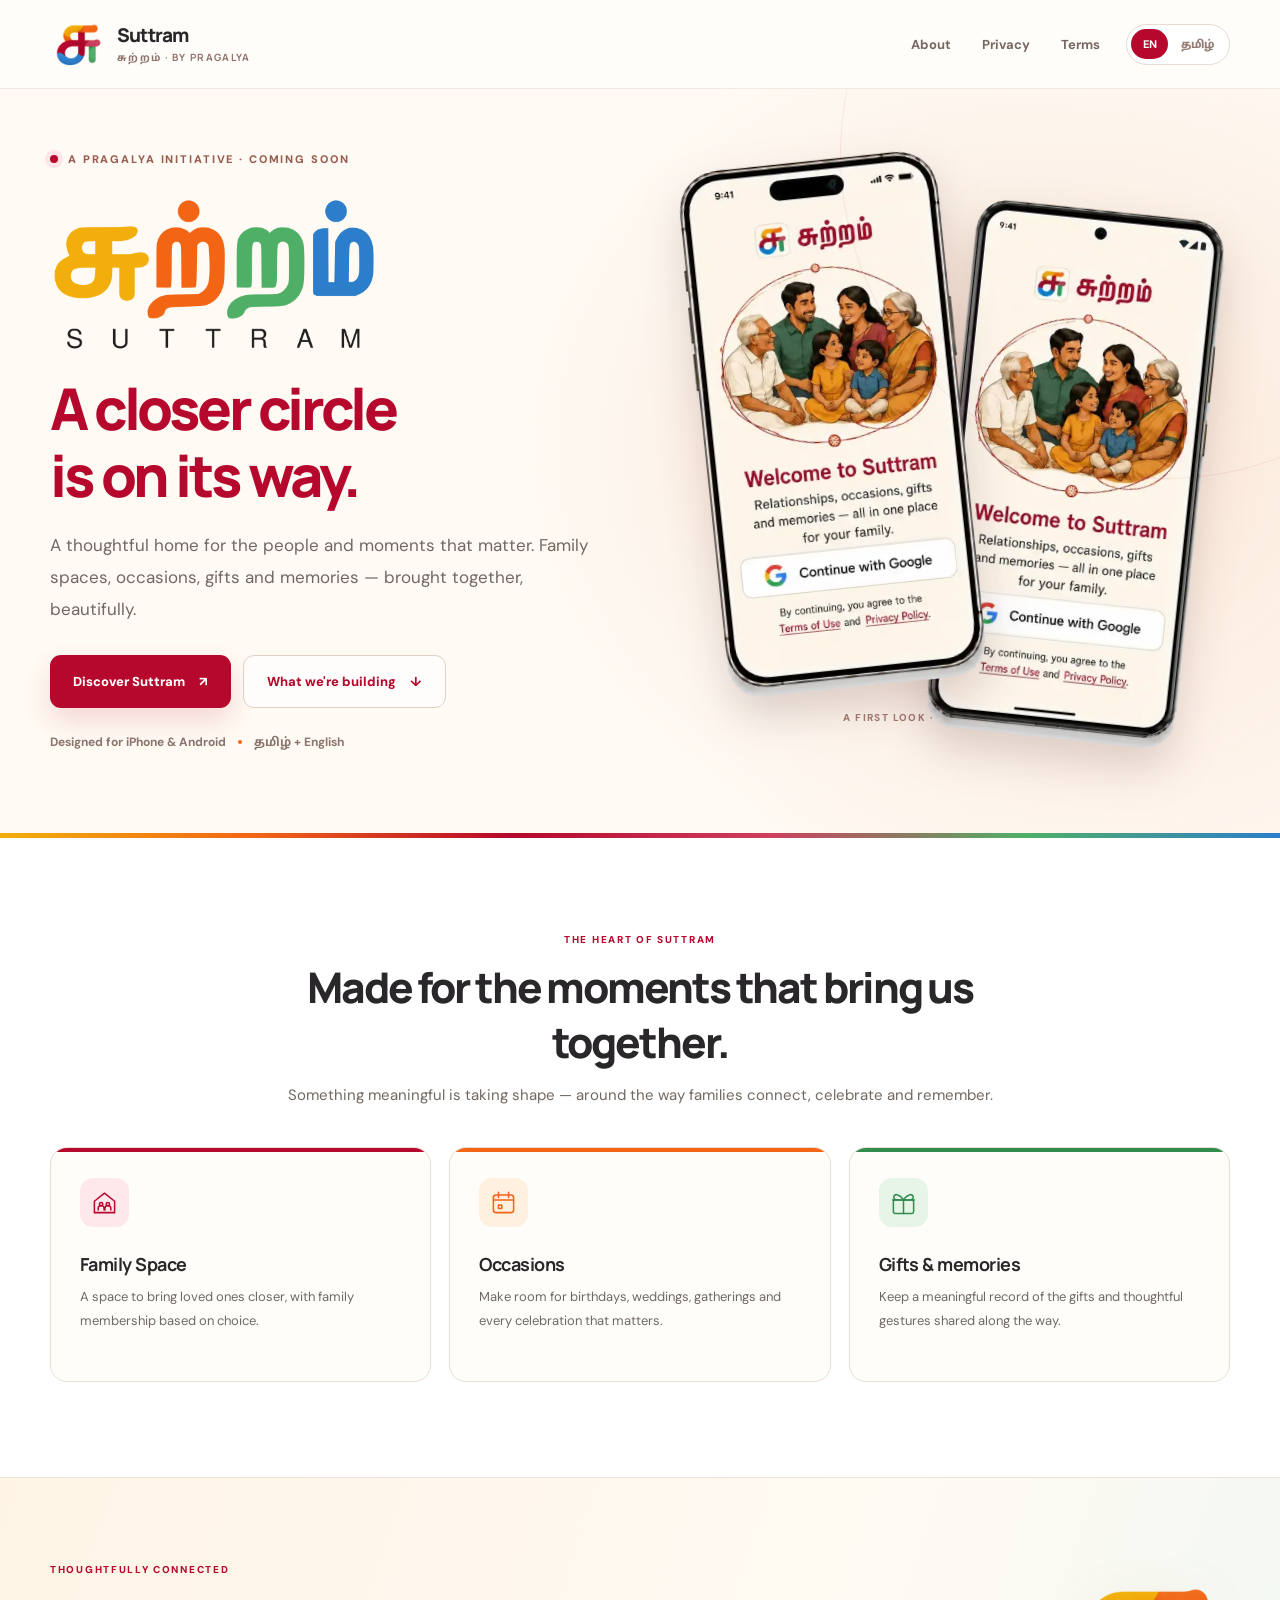
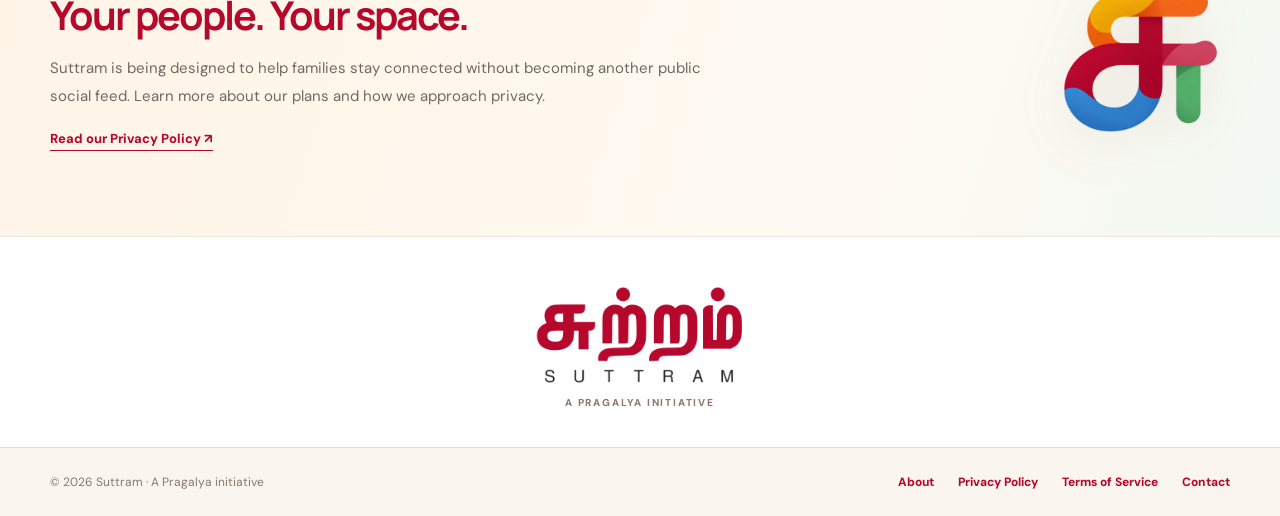
<file: index.html>
<!doctype html>
<html lang="en">
<head>
  <meta charset="utf-8" />
  <meta name="viewport" content="width=device-width, initial-scale=1" />
  <meta name="theme-color" content="#fffaf3" />
  <meta name="description" content="Suttram (சுற்றம்) is coming soon. A thoughtful new family app bringing family spaces, occasions, gifts and memories closer together. A Pragalya initiative." />
  <meta name="robots" content="index,follow" />
  <meta property="og:type" content="website" />
  <meta property="og:title" content="Suttram (சுற்றம்) — Coming Soon" />
  <meta property="og:description" content="A closer circle for every family. Discover the upcoming Suttram experience for iPhone and Android." />
  <meta property="og:url" content="https://suttram.pragalya.com/" />
  <meta property="og:image" content="https://suttram.pragalya.com/assets/suttram-icon.png" />
  <meta name="twitter:card" content="summary_large_image" />
  <link rel="canonical" href="https://suttram.pragalya.com/" />
  <link rel="icon" href="/favicon.ico" sizes="any" />
  <link rel="icon" type="image/png" sizes="32x32" href="/assets/favicon-32x32.png" />
  <link rel="icon" type="image/png" sizes="16x16" href="/assets/favicon-16x16.png" />
  <link rel="apple-touch-icon" sizes="180x180" href="/assets/apple-touch-icon.png" />
  <link rel="manifest" href="/site.webmanifest" />
  <link rel="stylesheet" href="/assets/coming-soon.css" />
  <title>சுற்றம் | Suttram — Coming Soon</title>
</head>
<body>
  <a href="#main" class="skip">Skip to main content</a>
  <header class="topbar">
    <div class="shell topbar-inner">
      <a href="/" class="brand" aria-label="Suttram home">
        <img src="/assets/suttram-icon.png" width="1024" height="1024" alt="" />
        <span class="brand-title">Suttram<small>சுற்றம் · BY PRAGALYA</small></span>
      </a>
      <nav class="main-nav" aria-label="Main navigation">
        <a href="/about" data-t="navAbout">About</a>
        <a href="/privacy" data-t="navPrivacy">Privacy</a>
        <a href="/terms" data-t="navTerms">Terms</a>
      </nav>
      <div class="language-switch" role="group" aria-label="Website language">
        <button type="button" data-lang="en" aria-pressed="true" aria-label="English">EN</button>
        <button type="button" data-lang="ta" aria-pressed="false" aria-label="தமிழ்">தமிழ்</button>
      </div>
    </div>
  </header>

  <main id="main">
    <section class="hero" aria-labelledby="hero-heading">
      <div class="shell hero-inner">
        <div class="hero-copy">
          <div class="eyebrow"><span class="dot" aria-hidden="true"></span><span data-t="eyebrow">A PRAGALYA INITIATIVE · COMING SOON</span></div>
          <img class="brand-wordmark" src="/assets/suttram-wordmark-multicolor.png" width="2048" height="1024" alt="சுற்றம் — SUTTRAM multicolour wordmark" fetchpriority="high" />
          <h1 id="hero-heading"><span data-t="heroOne">A closer circle</span><br /><span data-t="heroTwo">is on its way.</span></h1>
          <p class="lead" data-t="heroBody">A thoughtful home for the people and moments that matter. Family spaces, occasions, gifts and memories — brought together, beautifully.</p>
          <div class="hero-actions">
            <a class="button button-primary" href="/about"><span data-t="discover">Discover Suttram</span><span aria-hidden="true">↗</span></a>
            <a class="button button-light" href="#features"><span data-t="explore">What we're building</span><span aria-hidden="true">↓</span></a>
          </div>
          <div class="platform-note">
            <span data-t="platform">Designed for iPhone &amp; Android</span>
            <span class="bullet" aria-hidden="true"></span>
            <span data-t="languages">தமிழ் + English</span>
          </div>
        </div>
        <div class="visual" role="group" aria-label="Previews of the Suttram app on iPhone and Android">
          <img class="phone iphone" src="/assets/phones/screen-007-iphone.webp" data-en-src="/assets/phones/screen-007-iphone.webp" data-ta-src="/assets/phones/screen-006-iphone.webp" width="470" height="855" alt="Suttram app welcome screen on iPhone" decoding="async" fetchpriority="high" />
          <img class="phone android" src="/assets/phones/screen-007-android.webp" data-en-src="/assets/phones/screen-007-android.webp" data-ta-src="/assets/phones/screen-006-android.webp" width="470" height="855" alt="Suttram app welcome screen on Android" decoding="async" fetchpriority="high" />
          <span class="visual-label" data-t="earlyLook">A first look · App in development</span>
        </div>
      </div>
    </section>
    <div class="color-stripe" aria-hidden="true"></div>

    <section class="section features" id="features" aria-labelledby="features-heading">
      <div class="shell">
        <div class="section-intro">
          <div class="section-kicker" data-t="featuresTag">THE HEART OF SUTTRAM</div>
          <h2 id="features-heading" data-t="featuresHeading">Made for the moments that bring us together.</h2>
          <p data-t="featuresBody">Something meaningful is taking shape — around the way families connect, celebrate and remember.</p>
        </div>
        <div class="feature-grid">
          <article class="feature-card family">
            <div class="feature-icon" aria-hidden="true"><svg viewBox="0 0 32 32"><path d="M4 14.5 16 5l12 9.5V28H4V14.5Z"/><circle cx="12" cy="18" r="2"/><circle cx="20" cy="18" r="2"/><path d="M8.5 25v-2a3.5 3.5 0 0 1 7 0v2m1 0v-2a3.5 3.5 0 0 1 7 0v2"/></svg></div>
            <h3 data-t="familyTitle">Family Space</h3>
            <p data-t="familyBody">A space to bring loved ones closer, with family membership based on choice.</p>
          </article>
          <article class="feature-card occasions">
            <div class="feature-icon" aria-hidden="true"><svg viewBox="0 0 32 32"><rect x="4" y="7" width="24" height="21" rx="3"/><path d="M4 13h24M10 4v6m12-6v6M10 19h4v4h-4z"/></svg></div>
            <h3 data-t="occasionsTitle">Occasions</h3>
            <p data-t="occasionsBody">Make room for birthdays, weddings, gatherings and every celebration that matters.</p>
          </article>
          <article class="feature-card memories">
            <div class="feature-icon" aria-hidden="true"><svg viewBox="0 0 32 32"><rect x="4" y="13" width="24" height="16" rx="2"/><path d="M3 13h26M16 13v16m-7-16C2 13 4 5 9 7c4 1 7 6 7 6s3-5 7-6c5-2 7 6 0 6"/></svg></div>
            <h3 data-t="giftsTitle">Gifts &amp; memories</h3>
            <p data-t="giftsBody">Keep a meaningful record of the gifts and thoughtful gestures shared along the way.</p>
          </article>
        </div>
      </div>
    </section>

    <section class="quiet-band" aria-labelledby="quiet-title">
      <div class="shell quiet-grid">
        <div class="quiet-copy">
          <div class="section-kicker" data-t="privacyTag">THOUGHTFULLY CONNECTED</div>
          <h2 id="quiet-title"><span data-t="quietOne">Your people.</span> <span data-t="quietTwo">Your space.</span></h2>
          <p data-t="quietBody">Suttram is being designed to help families stay connected without becoming another public social feed. Learn more about our plans and how we approach privacy.</p>
          <a href="/privacy" class="quiet-link" data-t="privacyCta">Read our Privacy Policy ↗</a>
        </div>
        <img class="quiet-symbol" src="/assets/suttram-icon.png" width="1024" height="1024" alt="Suttram app icon" loading="lazy" />
      </div>
    </section>
  </main>

  <footer class="site-footer">
    <div class="shell footer-main">
      <a href="/about" aria-label="About Suttram"><img class="footer-logo" src="/assets/suttram-wordmark.png" alt="சுற்றம் — SUTTRAM" width="2048" height="1024" loading="lazy" /></a>
      <span class="footer-tag">A PRAGALYA INITIATIVE</span>
    </div>
    <div class="footer-bottom">
      <div class="shell footer-inner">
        <small>© <span id="year">2026</span> Suttram · <span data-t="copyright">A Pragalya initiative</span></small>
        <nav class="footer-links" aria-label="Footer navigation">
          <a href="/about" data-t="navAbout">About</a>
          <a href="/privacy" data-t="privacyFull">Privacy Policy</a>
          <a href="/terms" data-t="termsFull">Terms of Service</a>
          <a href="mailto:hello@pragalya.com" data-t="contact">Contact</a>
        </nav>
      </div>
    </div>
  </footer>

  <script>
    const copy = {
      en: {
        navAbout:'About',navPrivacy:'Privacy',navTerms:'Terms',
        eyebrow:'A PRAGALYA INITIATIVE · COMING SOON',
        heroOne:'A closer circle',heroTwo:'is on its way.',
        heroBody:'A thoughtful home for the people and moments that matter. Family spaces, occasions, gifts and memories — brought together, beautifully.',
        discover:'Discover Suttram',explore:"What we're building",
        platform:'Designed for iPhone & Android',languages:'தமிழ் + English',earlyLook:'A first look · App in development',
        featuresTag:'THE HEART OF SUTTRAM',featuresHeading:'Made for the moments that bring us together.',
        featuresBody:'Something meaningful is taking shape — around the way families connect, celebrate and remember.',
        familyTitle:'Family Space',familyBody:'A space to bring loved ones closer, with family membership based on choice.',
        occasionsTitle:'Occasions',occasionsBody:'Make room for birthdays, weddings, gatherings and every celebration that matters.',
        giftsTitle:'Gifts & memories',giftsBody:'Keep a meaningful record of the gifts and thoughtful gestures shared along the way.',
        privacyTag:'THOUGHTFULLY CONNECTED',quietOne:'Your people.',quietTwo:'Your space.',
        quietBody:'Suttram is being designed to help families stay connected without becoming another public social feed. Learn more about our plans and how we approach privacy.',
        privacyCta:'Read our Privacy Policy ↗',copyright:'A Pragalya initiative',privacyFull:'Privacy Policy',termsFull:'Terms of Service',contact:'Contact'
      },
      ta: {
        navAbout:'அறிமுகம்',navPrivacy:'தனியுரிமை',navTerms:'விதிமுறைகள்',
        eyebrow:'பிரகல்யாவின் முயற்சி · விரைவில் வருகிறது',
        heroOne:'உங்கள் உறவுகள்',heroTwo:'இன்னும் நெருக்கமாக.',
        heroBody:'அன்புக்குரியவர்களையும் முக்கியமான தருணங்களையும் ஒன்றிணைக்கும் இடம். குடும்பம், நிகழ்வுகள், பரிசுகள், நினைவுகள் — அனைத்தும் அழகாக ஒரே இடத்தில்.',
        discover:'சுற்றத்தை அறிய',explore:'நாங்கள் உருவாக்குவது',
        platform:'iPhone மற்றும் Android-க்காக',languages:'தமிழ் + English',earlyLook:'முதல் பார்வை · உருவாக்கத்தில் உள்ள செயலி',
        featuresTag:'சுற்றத்தின் நோக்கம்',featuresHeading:'நம்மை ஒன்றிணைக்கும் தருணங்களுக்காக.',
        featuresBody:'குடும்பங்கள் பழகும், கொண்டாடும், நினைவுகூரும் விதத்திற்கு ஏற்ற அனுபவம் உருவாகிறது.',
        familyTitle:'குடும்ப இடம்',familyBody:'அன்புக்குரியவர்களை இணைக்கும் இடம். உறுப்பினராக இணைவது அவரவர் விருப்பம்.',
        occasionsTitle:'நிகழ்வுகள்',occasionsBody:'பிறந்தநாள், திருமணம், குடும்பக் கூடல் என ஒவ்வொரு கொண்டாட்டத்திற்கும் ஓர் இடம்.',
        giftsTitle:'பரிசுகளும் நினைவுகளும்',giftsBody:'பகிர்ந்த அன்பளிப்புகளையும் அருமையான தருணங்களையும் நினைவில் வைத்திட.',
        privacyTag:'கவனமாக இணைக்கப்பட்ட உறவுகள்',quietOne:'உங்கள் உறவுகள்.',quietTwo:'உங்கள் இடம்.',
        quietBody:'மற்றொரு பொது சமூக வலைத்தளமாக இல்லாமல், குடும்பங்களை இணைக்கும் இடமாக சுற்றம் உருவாகிறது. எங்கள் திட்டங்களையும் தனியுரிமை அணுகுமுறையையும் அறியுங்கள்.',
        privacyCta:'தனியுரிமைக் கொள்கையைப் படிக்க ↗',copyright:'பிரகல்யாவின் முயற்சி',privacyFull:'தனியுரிமைக் கொள்கை',termsFull:'பயன்பாட்டு விதிமுறைகள்',contact:'தொடர்புக்கு'
      }
    };
    const languageKey = 'suttram-site-language';
    function setLanguage(value) {
      const lang = copy[value] ? value : 'en';
      document.documentElement.lang = lang;
      document.querySelectorAll('[data-t]').forEach(node => {
        if (copy[lang][node.dataset.t]) node.textContent = copy[lang][node.dataset.t];
      });
      document.querySelectorAll('[data-lang]').forEach(button => {
        button.setAttribute('aria-pressed', String(button.dataset.lang === lang));
      });
      document.querySelectorAll('[data-en-src]').forEach(image => {
        const src = lang === 'ta' ? image.dataset.taSrc : image.dataset.enSrc;
        if (src && image.getAttribute('src') !== src) image.setAttribute('src', src);
      });
      document.title = lang === 'ta' ? 'சுற்றம் — விரைவில் வருகிறது' : 'Suttram — Coming Soon';
      try { localStorage.setItem(languageKey, lang); } catch (_) {}
    }
    document.querySelectorAll('[data-lang]').forEach(button => button.addEventListener('click', () => setLanguage(button.dataset.lang)));
    let initialLanguage = 'en';
    try { initialLanguage = localStorage.getItem(languageKey) || 'en'; } catch (_) {}
    setLanguage(initialLanguage);
    document.getElementById('year').textContent = String(new Date().getFullYear());
  </script>
</body>
</html>
</file>
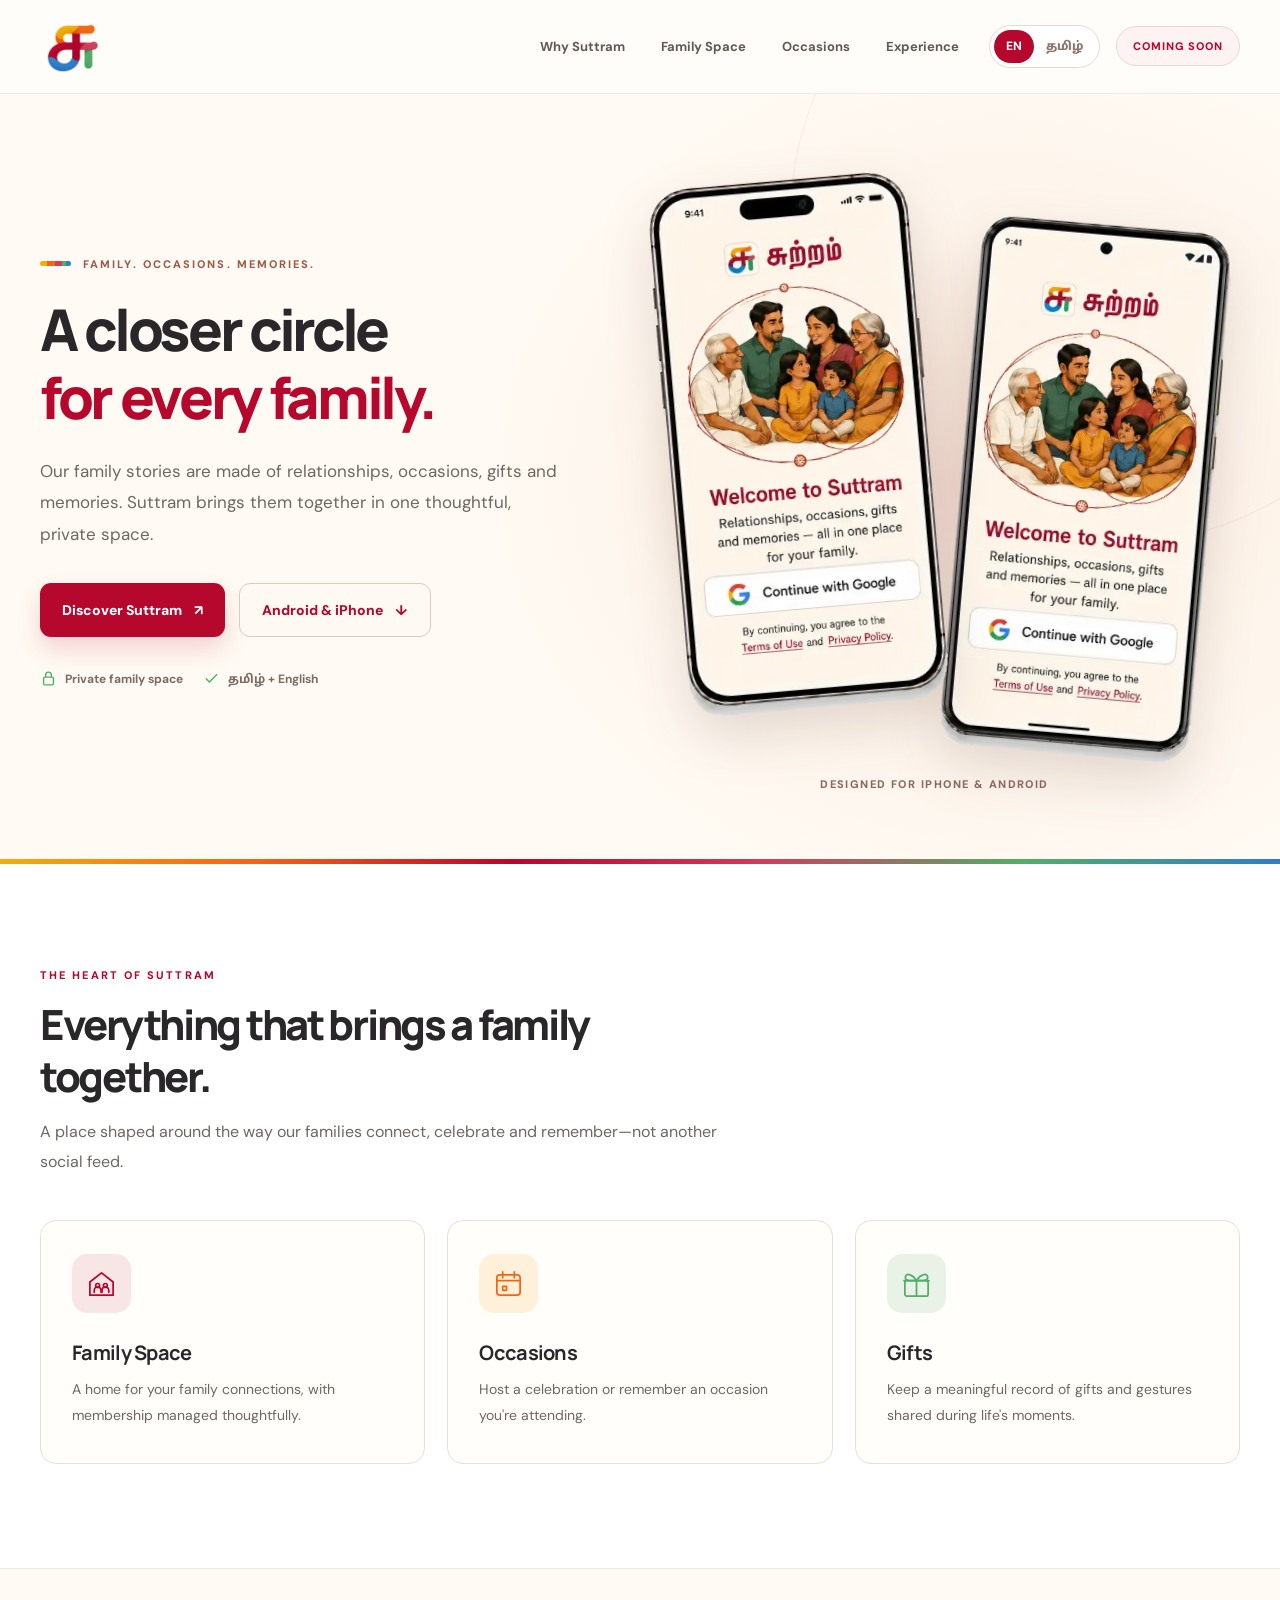
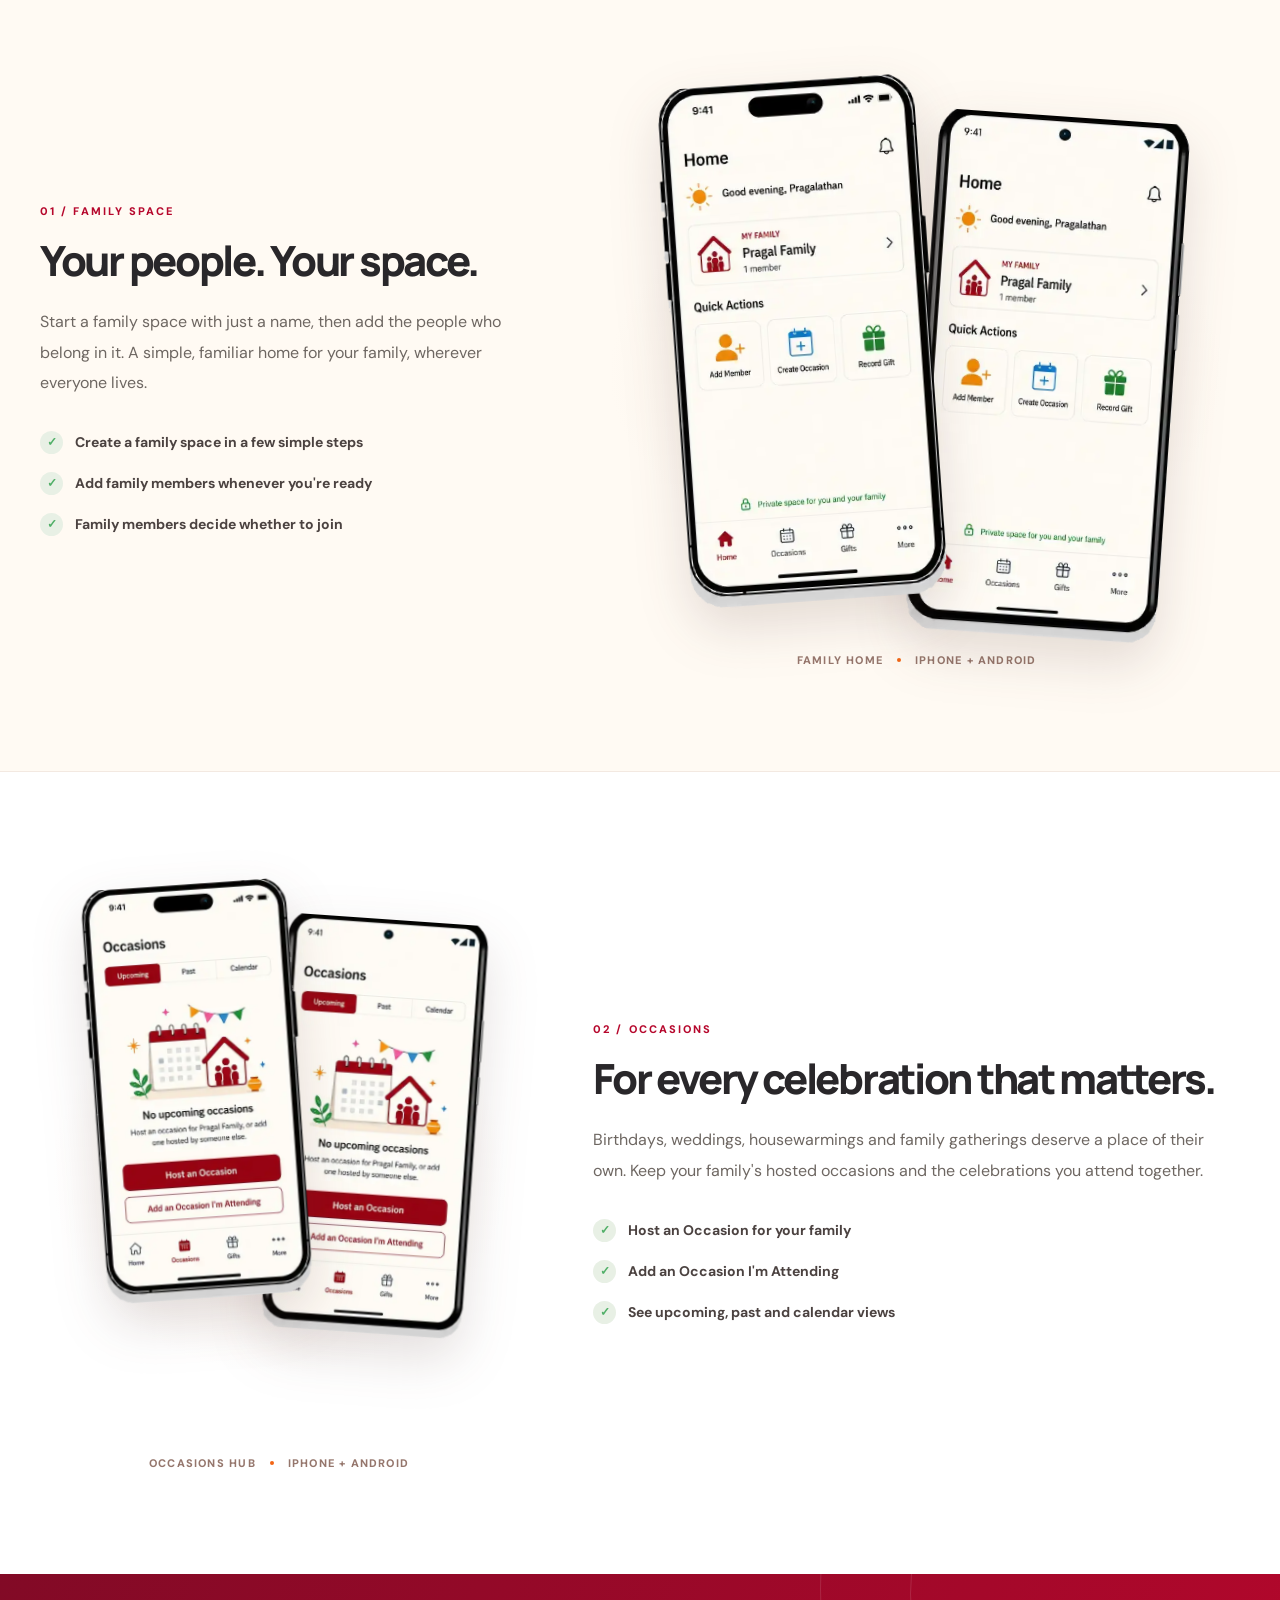
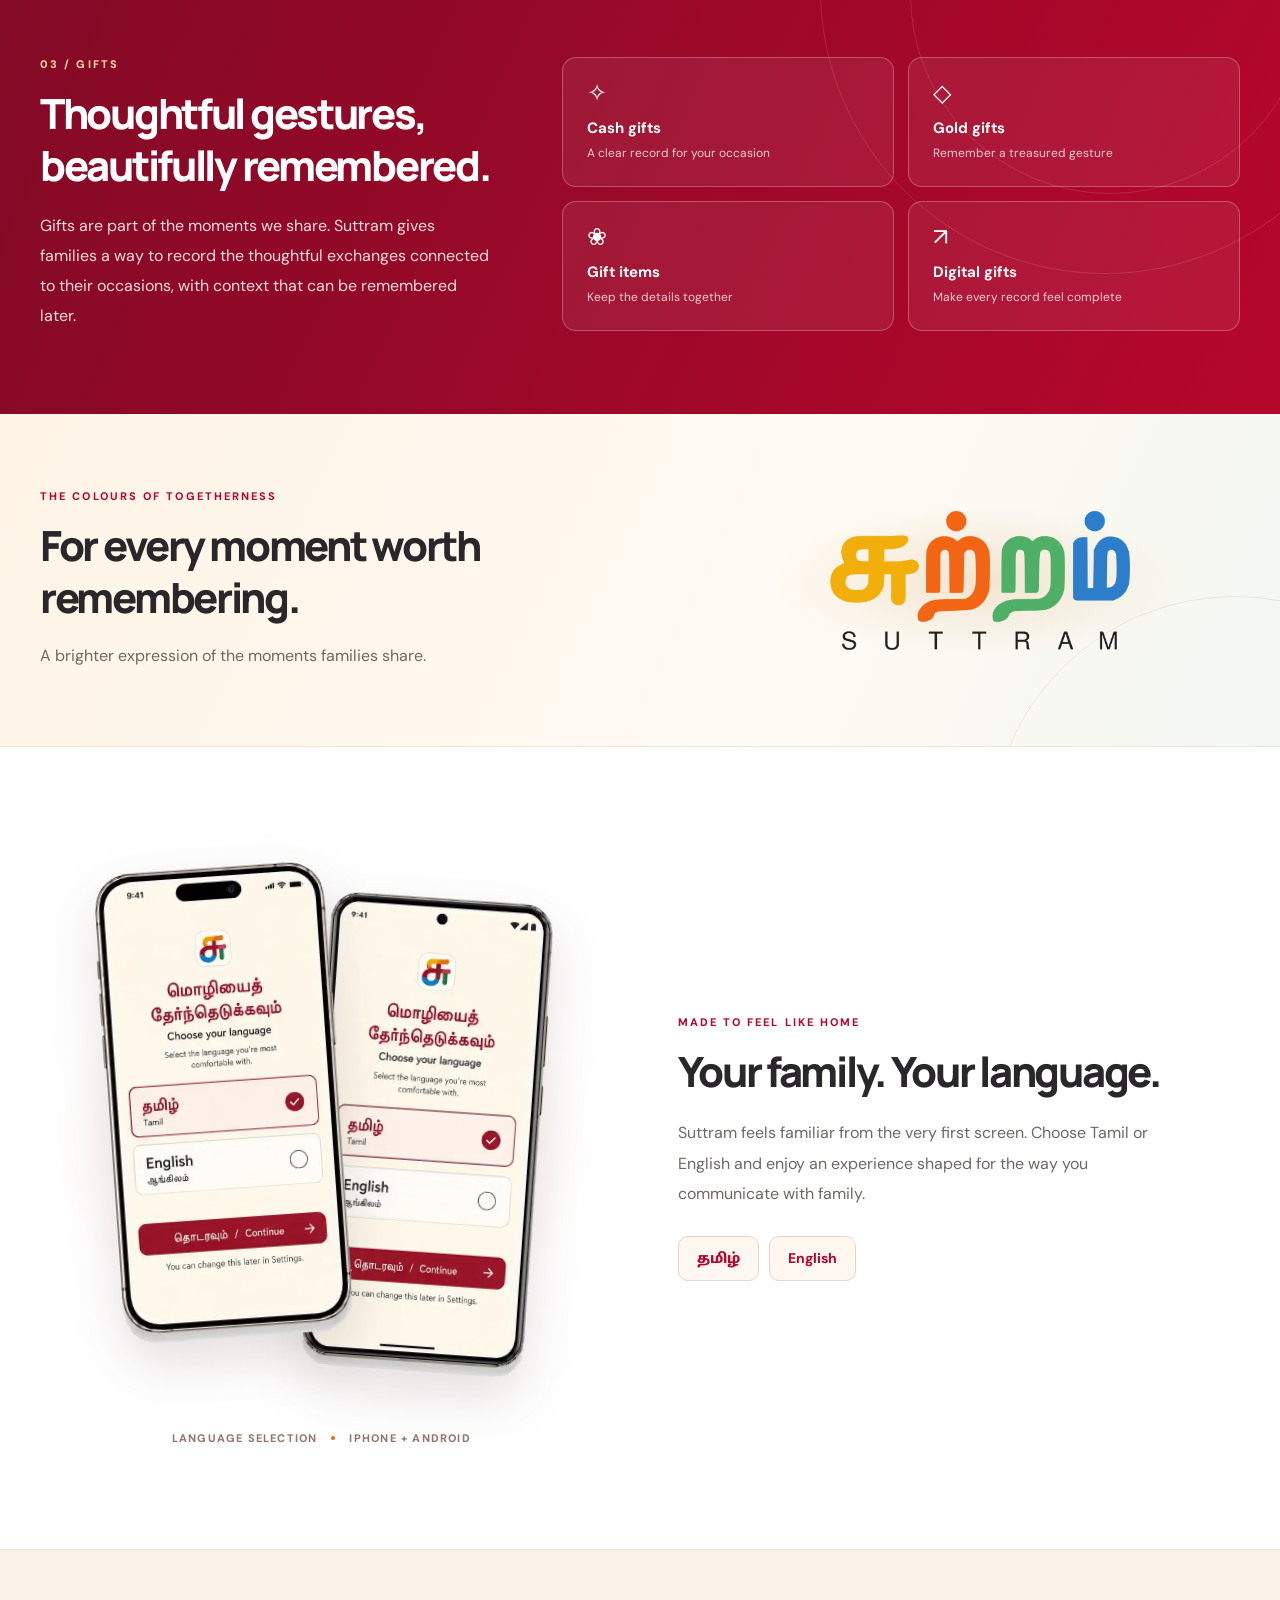
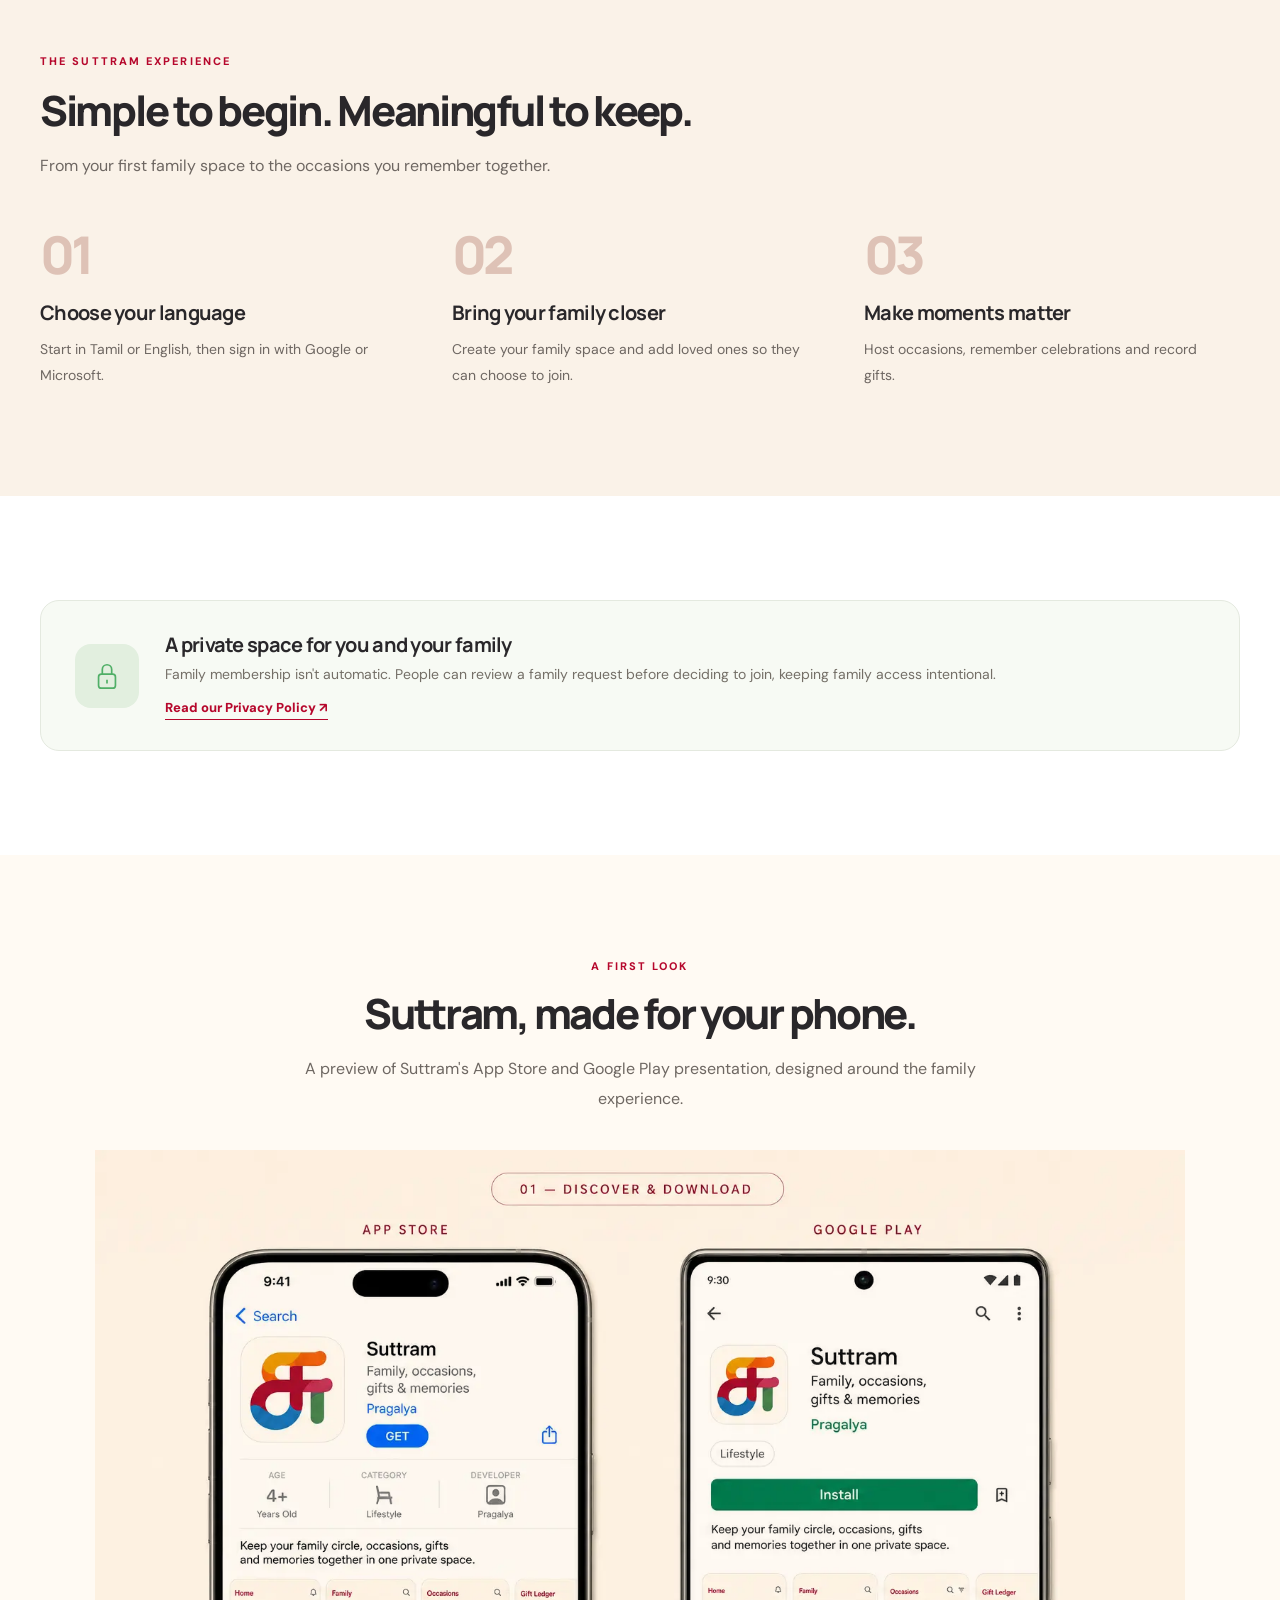
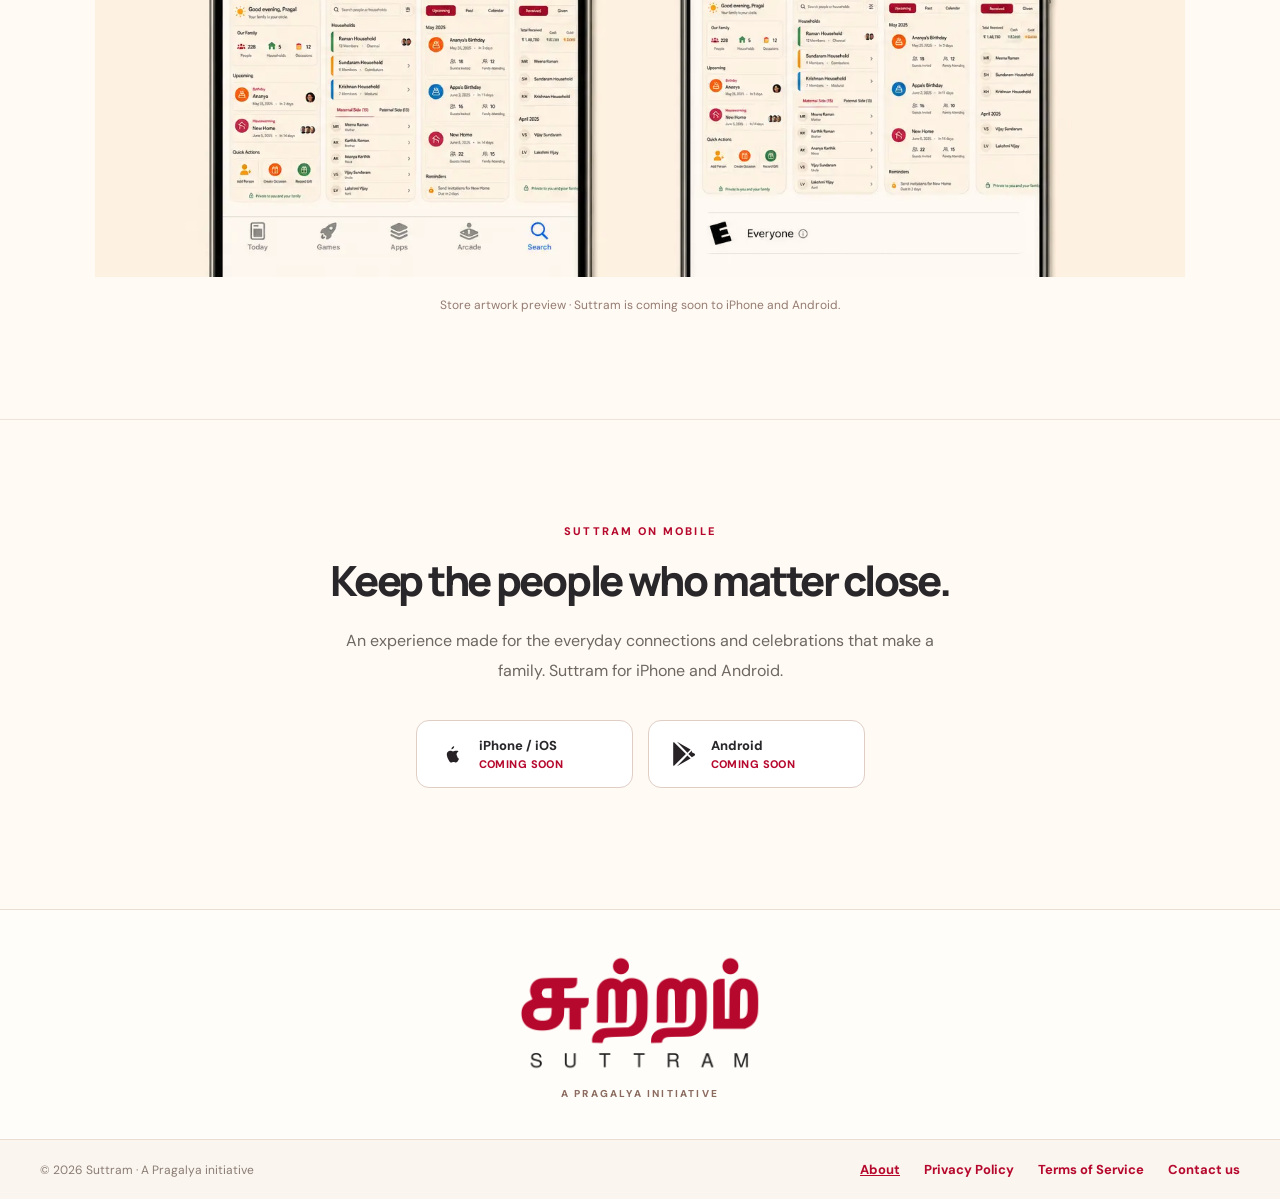
<file: about/index.html>
<!doctype html>
<html lang="en">
<head>
  <meta charset="utf-8" />
  <meta name="viewport" content="width=device-width, initial-scale=1" />
  <meta name="theme-color" content="#fffaf3" />
  <meta name="description" content="Suttram (சுற்றம்) brings family, occasions, gifts and memories into one private space. Discover the Suttram experience for iPhone and Android." />
  <meta name="robots" content="index,follow" />
  <link rel="canonical" href="https://suttram.pragalya.com/about" />
  <meta property="og:type" content="website" />
  <meta property="og:title" content="Suttram — Family. Occasions. Memories." />
  <meta property="og:description" content="Relationships, occasions, gifts and memories — all in one place for your family." />
  <meta property="og:url" content="https://suttram.pragalya.com/about" />
  <meta property="og:image" content="https://suttram.pragalya.com/assets/suttram-icon.png" />
  <title>சுற்றம் | Suttram — Family. Occasions. Memories.</title>
  <link rel="icon" href="/favicon.ico" sizes="any" />
  <link rel="icon" type="image/png" sizes="32x32" href="/assets/favicon-32x32.png" />
  <link rel="icon" type="image/png" sizes="16x16" href="/assets/favicon-16x16.png" />
  <link rel="apple-touch-icon" sizes="180x180" href="/assets/apple-touch-icon.png" />
  <link rel="manifest" href="/site.webmanifest" />
  <link rel="preconnect" href="https://fonts.googleapis.com" />
  <link rel="preconnect" href="https://fonts.gstatic.com" crossorigin />
  <link href="https://fonts.googleapis.com/css2?family=DM+Sans:wght@400;500;600;700&family=Manrope:wght@400;500;600;700;800&family=Noto+Sans+Tamil:wght@400;500;600;700&display=swap" rel="stylesheet" />
  <style>
    :root {
      color-scheme: light;
      --cream: #fffaf3;
      --paper: #fffdf9;
      --white: #fff;
      --ink: #29272a;
      --muted: #6e6762;
      --maroon: #B6072C;
      --deep: #8d0926;
      --gold: #F2AE0A;
      --orange: #F26515;
      --pink: #CF3F5D;
      --green: #50AF67;
      --blue: #2D7ECA;
      --line: #eaded3;
      --shadow: 0 24px 68px rgba(91, 53, 42, .09);
      font-family: 'DM Sans', 'Noto Sans Tamil', sans-serif;
    }
    *,*::before,*::after{box-sizing:border-box}
    html{scroll-behavior:smooth}
    body{margin:0;background:var(--paper);color:var(--ink);overflow-x:hidden}
    h1,h2,h3,h4,p,figure{margin:0}
    h1,h2,h3{font-family:'Manrope','Noto Sans Tamil',sans-serif}
    a{color:inherit;text-decoration:none}
    button{font:inherit}
    a:focus-visible,button:focus-visible{outline:3px solid var(--blue);outline-offset:4px}
    .skip{position:absolute;left:15px;top:-100px;z-index:50;background:#fff;padding:12px}
    .skip:focus{top:12px}
    .shell{width:min(1200px,calc(100% - 72px));margin:0 auto}
    .header{position:sticky;top:0;z-index:20;background:rgba(255,253,249,.94);backdrop-filter:blur(18px);border-bottom:1px solid rgba(125,59,42,.1)}
    .header-inner{height:93px;display:flex;align-items:center;justify-content:space-between;gap:30px}
    .logo{display:block;width:62px;flex-shrink:0;line-height:0}
    .logo img{display:block;width:100%;height:auto}
    .nav{display:flex;align-items:center;gap:36px;margin-left:auto}
    .nav a{font-size:13px;font-weight:700;color:#625854;transition:color .18s}
    .nav a:hover{color:var(--maroon)}
    .header-actions{display:flex;align-items:center;gap:16px}
    .language-switch{display:flex;align-items:center;padding:4px;border:1px solid #e6d9cf;border-radius:99px;background:#fff}
    .language-switch button{border:0;border-radius:99px;background:transparent;padding:9px 12px;font-size:12px;font-weight:800;cursor:pointer;color:#8b7670;line-height:1.2;min-width:36px}
    .language-switch button[aria-pressed="true"]{color:#fff;background:var(--maroon)}
    .header-soon{border:1px solid #e9d4d7;color:var(--maroon);background:#fff2f2;border-radius:99px;font-size:11px;letter-spacing:.08em;font-weight:800;padding:12px 16px;text-transform:uppercase;white-space:nowrap}
    .hero{position:relative;background:radial-gradient(ellipse 53% 75% at 78% 50%,#fbecdf 0,transparent 76%),var(--cream);overflow:hidden}
    .hero::before{content:'';position:absolute;width:650px;height:650px;border-radius:50%;border:1px solid rgba(164,63,65,.075);right:-160px;top:-200px;pointer-events:none}
    .hero-inner{min-height:685px;padding:83px 0 92px;display:grid;grid-template-columns:.95fr 1.05fr;align-items:center;gap:36px;position:relative}
    .eyebrow{font-size:11px;font-weight:800;letter-spacing:.19em;text-transform:uppercase;color:#9b5b4b;display:flex;align-items:center;gap:12px}
    .color-rule{width:31px;height:5px;border-radius:99px;background:linear-gradient(90deg,var(--gold) 0 24%,var(--orange) 24% 48%,var(--pink) 48% 70%,var(--green) 70% 85%,var(--blue) 85%)}
    h1{font-size:clamp(42px,4.5vw,64px);line-height:1.18;letter-spacing:-.058em;font-weight:800;margin:25px 0 24px}
    .maroon{color:var(--maroon)}
    .hero-text{font-size:17px;line-height:1.88;color:var(--muted);max-width:525px}
    .hero-actions{display:flex;gap:14px;flex-wrap:wrap;align-items:center;margin-top:32px}
    .action{display:inline-flex;align-items:center;justify-content:center;gap:12px;padding:0 22px;min-height:54px;border-radius:11px;font-size:14px;font-weight:800;transition:transform .18s,background .18s}
    .action:hover{transform:translateY(-2px)}
    .action.primary{background:var(--maroon);color:#fff;box-shadow:0 12px 24px rgba(182,7,44,.16)}
    .action.primary:hover{background:var(--deep)}
    .action.outline{background:#fff9f4;border:1px solid #decac2;color:var(--maroon)}
    .hero-meta{display:flex;gap:20px;flex-wrap:wrap;margin-top:33px;color:#7a6c64;font-size:12px;font-weight:700}
    .hero-meta span{display:inline-flex;align-items:center;gap:8px}
    .hero-meta svg{width:17px;height:17px;color:var(--green)}
    .hero-art{position:relative;min-height:590px;isolation:isolate}
    .hero-art::before{content:'';position:absolute;inset:12% 0 9%;border-radius:50%;background:radial-gradient(ellipse,#f3dcd2 0%,#f8e9dd 43%,rgba(248,233,221,0) 72%);z-index:-1}
    .phone{display:block;height:auto;object-fit:contain;filter:drop-shadow(0 21px 26px rgba(74,38,33,.15));pointer-events:none;user-select:none}
    .hero-art .phone{position:absolute;width:min(52%,296px)}
    .hero-art .phone.iphone{top:0;left:4%;z-index:2;transform:rotate(-5deg)}
    .hero-art .phone.android{top:8%;right:0;z-index:1;transform:rotate(5deg)}
    .showcase-label{position:absolute;left:50%;bottom:-24px;transform:translateX(-50%);white-space:nowrap;z-index:3;color:#8a6860;font-size:11px;font-weight:800;letter-spacing:.13em;text-transform:uppercase}
    .soft-divider{height:5px;background:linear-gradient(90deg,var(--gold),var(--orange),var(--maroon),var(--pink),var(--green),var(--blue))}
    .section{padding:104px 0}
    .section-label{font-size:11px;font-weight:800;letter-spacing:.19em;text-transform:uppercase;color:var(--maroon);margin-bottom:16px}
    h2{font-size:clamp(31px,3.25vw,45px);line-height:1.25;letter-spacing:-.055em;font-weight:800}
    .section-heading{max-width:720px;margin-bottom:44px}
    .section-heading p{color:var(--muted);line-height:1.85;font-size:16px;margin-top:15px}
    .promise{background:#fff}
    .promises{display:grid;grid-template-columns:repeat(3,1fr);gap:22px}
    .promise-item{border:1px solid var(--line);background:#fffefa;border-radius:16px;padding:33px 31px 35px;min-height:240px}
    .promise-icon{width:59px;height:59px;border-radius:15px;display:grid;place-items:center;margin-bottom:26px}
    .promise-icon svg{width:31px;height:31px;stroke-width:1.8;fill:none;stroke:currentColor;stroke-linecap:round;stroke-linejoin:round}
    .promise-item:nth-child(1) .promise-icon{background:#f8e6e7;color:var(--maroon)}
    .promise-item:nth-child(2) .promise-icon{background:#fff0d9;color:var(--orange)}
    .promise-item:nth-child(3) .promise-icon{background:#eaf2e7;color:var(--green)}
    h3{font-size:20px;letter-spacing:-.035em;margin-bottom:11px}
    .promise-item p{font-size:14px;line-height:1.82;color:var(--muted)}
    .feature-section{background:var(--cream);border-top:1px solid #f3e9e1}
    .feature-section.alt{background:#fff}
    .feature-grid{display:grid;grid-template-columns:.85fr 1.15fr;align-items:center;gap:75px}
    .feature-section.alt .feature-copy{order:2}
    .feature-section.alt .visual-stage{order:1}
    .feature-copy h2{margin-bottom:21px}
    .feature-copy>p{font-size:16px;line-height:1.92;color:var(--muted)}
    .feature-points{display:grid;gap:18px;margin-top:32px}
    .feature-point{display:flex;align-items:flex-start;gap:12px;font-size:14px;font-weight:700;color:#4b4240;line-height:1.6}
    .feature-point::before{content:'✓';flex:0 0 23px;width:23px;height:23px;border-radius:50%;display:grid;place-items:center;background:#e8f0e5;color:var(--green);font-size:12px;font-weight:800}
    .visual-stage{position:relative;width:100%;margin:0;isolation:isolate}
    .visual-stage::before{content:'';position:absolute;inset:17% 2% 16%;border-radius:50%;background:radial-gradient(ellipse,#f4e9df 0%,rgba(244,233,223,0) 70%);z-index:-1}
    .feature-section.alt .visual-stage::before{background:radial-gradient(ellipse,#f6ebe4 0%,rgba(246,235,228,0) 70%)}
    .device-pair{height:580px;max-width:625px;margin:0 auto;position:relative}
    .device-pair .phone{position:absolute;width:min(48%,288px)}
    .device-pair .iphone{top:8px;left:9%;z-index:2;transform:rotate(-4deg)}
    .device-pair .android{top:43px;right:6%;z-index:1;transform:rotate(4deg)}
    .device-caption{display:flex;align-items:center;justify-content:center;gap:14px;font-size:11px;font-weight:800;letter-spacing:.11em;color:#95766c;text-transform:uppercase;text-align:center}
    .device-caption .device-separator{width:4px;height:4px;background:var(--orange);border-radius:50%;flex:0 0 4px}
    .gift-band{background:linear-gradient(114deg,#820a26,#B6072C);color:#fff;position:relative;overflow:hidden}
    .gift-band::before,.gift-band::after{content:'';position:absolute;border:1px solid rgba(255,255,255,.12);width:570px;height:570px;border-radius:50%;right:-110px;top:-270px}
    .gift-band::after{width:400px;height:400px;right:-30px;top:-180px}
    .gift-inner{display:grid;grid-template-columns:.8fr 1.2fr;align-items:center;gap:70px;position:relative;z-index:1;padding:83px 0}
    .gift-inner .section-label{color:#ffd4a7}
    .gift-inner h2{margin-bottom:20px}
    .gift-inner p{color:#f1dce0;line-height:1.87}
    .gift-types{display:grid;grid-template-columns:repeat(2,1fr);gap:14px}
    .gift-type{border:1px solid rgba(255,255,255,.26);border-radius:14px;padding:23px 24px;background:rgba(255,255,255,.065)}
    .gift-type .gift-symbol{display:block;font-size:24px;line-height:1;margin-bottom:12px}
    .gift-type strong{font-size:15px}
    .gift-type small{display:block;font-size:12px;line-height:1.6;color:#eccbd1;margin-top:6px}
    .celebration{position:relative;overflow:hidden;background:linear-gradient(115deg,#fff4e6 0%,#fffaf3 60%,#f2f7f1 100%);border-bottom:1px solid #f0e4d9}
    .celebration::after{content:'';position:absolute;width:490px;height:490px;right:-200px;bottom:-340px;border:1px solid rgba(142,36,52,.09);border-radius:50%;pointer-events:none}
    .celebration-inner{display:grid;grid-template-columns:1fr .85fr;gap:72px;align-items:center;padding:75px 0}
    .celebration h2{max-width:630px;margin-bottom:18px}
    .celebration p{font-size:16px;line-height:1.85;color:var(--muted)}
    .celebration-art{min-height:150px;display:grid;place-items:center;position:relative}
    .celebration-art::before{content:'';position:absolute;inset:0 8%;background:radial-gradient(ellipse,rgba(240,219,193,.7),transparent 67%);z-index:0}
    .celebration-art img{position:relative;z-index:1;display:block;width:min(100%,310px);height:auto}
    .language-section{background:#fff}
    .language-grid{display:grid;grid-template-columns:1fr 1fr;gap:75px;align-items:center}
    .language-section .visual-stage{max-width:610px}
    .language-grid .feature-copy{max-width:490px}
    .language-chips{display:flex;gap:10px;flex-wrap:wrap;margin-top:26px}
    .language-chip{border:1px solid #e7d4cb;background:#fff7f0;border-radius:10px;padding:12px 18px;color:var(--maroon);font-size:14px;font-weight:800}
    .steps{background:#faf2e8;border-top:1px solid #f0e2d5}
    .steps-row{display:grid;grid-template-columns:repeat(3,1fr);gap:36px;margin-top:43px}
    .step{padding:4px 16px 4px 0}
    .step-no{font-family:Manrope,sans-serif;font-size:52px;line-height:1;font-weight:800;letter-spacing:-.08em;color:#dec2b6;margin-bottom:18px}
    .step p{font-size:14px;line-height:1.85;color:var(--muted)}
    .privacy{background:#fff}
    .privacy-inner{display:flex;align-items:center;gap:26px;border:1px solid #e4e9df;border-radius:19px;padding:30px 34px;background:#f7faf4}
    .privacy-icon{width:64px;height:64px;border-radius:16px;background:#e2efdf;color:var(--green);display:grid;place-items:center;flex-shrink:0}
    .privacy-icon svg{width:30px;height:30px;stroke:currentColor;fill:none;stroke-width:1.8}
    .privacy h3{font-size:20px;margin-bottom:5px}
    .privacy p{color:#746f67;line-height:1.7;font-size:14px}
    .privacy-read{display:inline-flex;color:var(--maroon);font-size:13px;font-weight:800;margin-top:12px;border-bottom:1px solid currentColor;padding-bottom:3px}
    .privacy-read:hover{color:var(--deep)}
    .store-preview{background:var(--cream);overflow:hidden}
    .store-heading{max-width:710px;text-align:center;margin:0 auto 37px}
    .store-heading .section-label{margin-bottom:14px}
    .store-heading h2{margin-bottom:15px}
    .store-heading p{font-size:16px;line-height:1.85;color:var(--muted)}
    .store-visual{margin:0 auto;max-width:1090px}
    .store-pair{width:100%;height:auto;display:block;mix-blend-mode:multiply}
    .store-mobile-pair{display:none}
    .store-caption{font-size:12px;color:#947c72;text-align:center;margin-top:18px;line-height:1.7}
    .launch{background:var(--cream);text-align:center;border-top:1px solid #eee2d9}
    .launch-inner{max-width:750px;margin:0 auto}
    .launch-inner h2{margin-bottom:20px}
    .launch-inner>p{font-size:16px;line-height:1.85;color:var(--muted);max-width:590px;margin:0 auto}
    .platforms{display:flex;justify-content:center;gap:15px;flex-wrap:wrap;margin:34px 0 17px}
    .platform{display:flex;align-items:center;gap:14px;text-align:left;min-width:217px;padding:16px 20px;border:1px solid #e0cec5;border-radius:13px;background:#fff}
    .platform svg{width:28px;height:28px;fill:currentColor;color:#262226;flex-shrink:0}
    .platform .platform-name{display:block;font-size:13px;font-weight:800}
    .platform .platform-soon{display:block;font-size:11px;color:var(--maroon);font-weight:800;margin-top:3px;text-transform:uppercase;letter-spacing:.04em}
    .launch-note{font-size:12px;color:#9b8980}
    footer{background:#fff;border-top:1px solid var(--line)}
    .footer-main{background:var(--paper)}
    .footer-inner{padding:42px 0 38px;display:flex;justify-content:center;align-items:center}
    .footer-tag{font-size:10px;font-weight:800;letter-spacing:.22em;color:#8b6b60;line-height:1.5;text-transform:uppercase}
    .footer-identity{display:flex;flex-direction:column;align-items:center;gap:12px;text-align:center}
    .footer-wordmark{display:block;width:245px;max-width:100%;line-height:0}
    .footer-wordmark img{width:100%;height:auto;display:block}
    .footer-bottom{border-top:1px solid var(--line);background:#faf5ef}
    .footer-bottom-inner{min-height:59px;display:flex;align-items:center;justify-content:space-between;gap:24px;padding:14px 0}
    .footer-bottom small{font-size:12px;color:#8a7c74}
    .footer-bottom a{font-size:13px;font-weight:700;color:var(--maroon)}
    .footer-bottom a:hover{text-decoration:underline}
    .footer-links{display:flex;align-items:center;justify-content:flex-end;flex-wrap:wrap;gap:12px 24px}
    .footer-bottom a[aria-current="page"]{text-decoration:underline}
    [lang="ta"] h1,[lang="ta"] h2{letter-spacing:-.03em;line-height:1.5}
    [lang="ta"] h1{font-size:clamp(36px,3.4vw,49px)}
    [lang="ta"] h2{font-size:clamp(29px,2.8vw,38px)}
    [lang="ta"] .header-soon{letter-spacing:0}
    @media(max-width:1110px){.nav{gap:22px}.header-soon{display:none}.feature-grid,.language-grid{gap:35px}.shell{width:min(1100px,calc(100% - 52px))}}
    @media(max-width:930px){.nav{display:none}.hero-inner{grid-template-columns:1fr;padding:76px 0 82px;min-height:0;text-align:center}.hero-copy{display:flex;flex-direction:column;align-items:center}.hero-text{max-width:650px}.hero-art{width:min(620px,100%);margin:0 auto}.hero-meta,.hero-actions{justify-content:center}.feature-grid,.language-grid{grid-template-columns:1fr;gap:39px}.feature-section.alt .feature-copy,.feature-section.alt .visual-stage{order:initial}.feature-section.alt .feature-copy{order:1}.feature-section.alt .visual-stage{order:2}.visual-stage{max-width:730px;width:100%;margin:0 auto}.gift-inner{grid-template-columns:1fr;gap:38px}.language-grid .feature-copy{max-width:620px}.promises{gap:13px}.promise-item{padding:26px 20px}}
    @media(max-width:700px){.shell{width:calc(100% - 36px)}.header-inner{height:77px}.logo{width:168px}.language-switch button{padding:8px 10px}.hero-inner{padding:59px 0 71px}.eyebrow{font-size:10px}h1{font-size:clamp(37px,8.4vw,54px)}.hero-text{font-size:15px}.hero-art{min-height:clamp(330px,98vw,540px);width:100%}.hero-art .phone{width:min(50%,270px)}.hero-art .phone.iphone{left:2%}.showcase-label{font-size:9px;bottom:0}.hero-meta{gap:12px;justify-content:center}.hero-meta span{font-size:11px}.section{padding:77px 0}.section-heading{margin-bottom:29px}.section-heading p,.feature-copy>p,.launch-inner>p{font-size:14px}.promises{grid-template-columns:1fr}.promise-item{display:grid;grid-template-columns:64px 1fr;gap:0 16px;min-height:0;padding:23px}.promise-icon{grid-row:span 2;margin:0}.promise-item h3{font-size:17px;margin:3px 0 7px}.promise-item p{grid-column:2}.feature-grid,.language-grid{gap:27px}.device-pair{height:clamp(325px,104vw,535px)}.device-pair .phone{width:min(50%,270px)}.device-pair .iphone{left:3%}.device-pair .android{right:1%;top:27px}.device-caption{font-size:10px;gap:9px}.gift-inner{padding:67px 0;gap:31px}.gift-types{gap:10px}.gift-type{padding:18px}.gift-type strong{font-size:13px}.steps-row{grid-template-columns:1fr;gap:21px}.step{display:grid;grid-template-columns:63px 1fr;gap:0 17px}.step-no{grid-row:span 2;margin:0;font-size:45px}.step h3{margin:4px 0 6px}.step p{grid-column:2}.privacy-inner{align-items:flex-start;padding:24px;gap:17px}.privacy-icon{width:46px;height:46px;border-radius:11px}.privacy-icon svg{width:24px;height:24px}.privacy h3{font-size:17px}.footer-inner{flex-direction:column;text-align:center;padding:37px 0}.footer-right{text-align:center}.footer-bottom-inner{flex-direction:column;justify-content:center;gap:12px;padding:20px 0}.footer-links{justify-content:center;gap:12px 20px}}
    @media(max-width:430px){.hero-actions{width:100%}.action{width:100%;flex:1}.platform{width:100%;justify-content:center}.gift-type{padding:15px 12px}.gift-type small{font-size:11px}.logo{width:155px}.language-switch button{font-size:11px}.hero-meta{justify-content:flex-start}.device-caption{flex-wrap:wrap}}
    @media(max-width:700px){.hero-art .showcase-label{bottom:-24px}.header .logo{width:54px}.footer-wordmark{width:230px}}
    @media(max-width:430px){.header .logo{width:52px}}
    @media(max-width:930px){.celebration-inner{gap:30px}}
    @media(max-width:700px){.celebration-inner{grid-template-columns:1fr;gap:26px;padding:68px 0;text-align:center}.celebration h2{margin-left:auto;margin-right:auto}.celebration p{font-size:14px}.celebration-art{min-height:120px}.celebration-art img{width:min(73%,285px)}.store-heading{margin-bottom:28px}.store-heading p{font-size:14px}.store-pair{display:none}.store-mobile-pair{display:grid;grid-template-columns:1fr;gap:23px}.store-mobile-pair img{display:block;width:100%;height:auto;mix-blend-mode:multiply}.store-caption{margin-top:23px}.footer-bottom-inner{min-height:53px}}
    @media(prefers-reduced-motion:reduce){html{scroll-behavior:auto}.action{transition:none}}
  </style>
</head>
<body>
  <a class="skip" href="#main">Skip to main content</a>
  <header class="header">
    <div class="shell header-inner">
      <a href="#top" class="logo" aria-label="Suttram about page"><img src="/assets/suttram-icon.png" alt="Suttram app icon" width="1024" height="1024" /></a>
      <nav class="nav" aria-label="Main navigation">
        <a href="#why" data-t="navWhy">Why Suttram</a>
        <a href="#family" data-t="navFamily">Family Space</a>
        <a href="#occasions" data-t="navOccasions">Occasions</a>
        <a href="#experience" data-t="navExperience">Experience</a>
      </nav>
      <div class="header-actions">
        <div class="language-switch" role="group" aria-label="Website language">
          <button type="button" data-lang="en" aria-pressed="true" aria-label="English">EN</button>
          <button type="button" data-lang="ta" aria-pressed="false" aria-label="தமிழ்">தமிழ்</button>
        </div>
        <span class="header-soon" data-t="comingSoon">Coming Soon</span>
      </div>
    </div>
  </header>

  <main id="main">
    <section class="hero" id="top">
      <div class="shell hero-inner">
        <div class="hero-copy">
          <div class="eyebrow"><span class="color-rule" aria-hidden="true"></span><span data-t="tagline">Family. Occasions. Memories.</span></div>
          <h1><span data-t="heroOne">A closer circle</span><br /><span class="maroon" data-t="heroTwo">for every family.</span></h1>
          <p class="hero-text" data-t="heroBody">Our family stories are made of relationships, occasions, gifts and memories. Suttram brings them together in one thoughtful, private space.</p>
          <div class="hero-actions">
            <a href="#why" class="action primary"><span data-t="discover">Discover Suttram</span><span aria-hidden="true">↗</span></a>
            <a href="#download" class="action outline"><span data-t="androidIos">Android &amp; iPhone</span><span aria-hidden="true">↓</span></a>
          </div>
          <div class="hero-meta">
            <span><svg viewBox="0 0 24 24" fill="none" stroke="currentColor" stroke-width="2" aria-hidden="true"><rect x="5" y="10" width="14" height="11" rx="2"/><path d="M8 10V7a4 4 0 0 1 8 0v3"/></svg><span data-t="privateSpace">Private family space</span></span>
            <span><svg viewBox="0 0 24 24" fill="none" stroke="currentColor" stroke-width="2" aria-hidden="true"><path d="m4 12 5 5L20 6"/></svg>தமிழ் + English</span>
          </div>
        </div>
        <div class="hero-art" role="group" aria-label="Suttram app welcome experience shown on iPhone and Android">
          <img class="phone iphone" src="/assets/phones/screen-007-iphone.webp" data-en-src="/assets/phones/screen-007-iphone.webp" data-ta-src="/assets/phones/screen-006-iphone.webp" width="470" height="855" alt="Suttram welcome screen on iPhone" fetchpriority="high" decoding="async" />
          <img class="phone android" src="/assets/phones/screen-007-android.webp" data-en-src="/assets/phones/screen-007-android.webp" data-ta-src="/assets/phones/screen-006-android.webp" width="470" height="855" alt="Suttram welcome screen on Android" fetchpriority="high" decoding="async" />
          <div class="showcase-label" data-t="nativeApps">Designed for iPhone &amp; Android</div>
        </div>
      </div>
    </section>
    <div class="soft-divider" aria-hidden="true"></div>

    <section class="section promise" id="why">
      <div class="shell">
        <div class="section-heading">
          <div class="section-label" data-t="whyTag">THE HEART OF SUTTRAM</div>
          <h2 data-t="whyHeading">Everything that brings a family together.</h2>
          <p data-t="whyBody">A place shaped around the way our families connect, celebrate and remember—not another social feed.</p>
        </div>
        <div class="promises">
          <article class="promise-item">
            <div class="promise-icon" aria-hidden="true"><svg viewBox="0 0 32 32"><path d="M4 14.5 16 5l12 9.5V28H4V14.5Z"/><circle cx="12" cy="18" r="2"/><circle cx="20" cy="18" r="2"/><path d="M8.5 25v-2a3.5 3.5 0 0 1 7 0v2m1 0v-2a3.5 3.5 0 0 1 7 0v2"/></svg></div>
            <h3 data-t="cardFamily">Family Space</h3><p data-t="cardFamilyBody">A home for your family connections, with membership managed thoughtfully.</p>
          </article>
          <article class="promise-item">
            <div class="promise-icon" aria-hidden="true"><svg viewBox="0 0 32 32"><rect x="4" y="7" width="24" height="21" rx="3"/><path d="M4 13h24M10 4v6m12-6v6M10 19h4v4h-4z"/></svg></div>
            <h3 data-t="cardOccasions">Occasions</h3><p data-t="cardOccasionsBody">Host a celebration or remember an occasion you're attending.</p>
          </article>
          <article class="promise-item">
            <div class="promise-icon" aria-hidden="true"><svg viewBox="0 0 32 32"><rect x="4" y="13" width="24" height="16" rx="2"/><path d="M3 13h26M16 13v16m-7-16C2 13 4 5 9 7c4 1 7 6 7 6s3-5 7-6c5-2 7 6 0 6"/></svg></div>
            <h3 data-t="cardGifts">Gifts</h3><p data-t="cardGiftsBody">Keep a meaningful record of gifts and gestures shared during life's moments.</p>
          </article>
        </div>
      </div>
    </section>

    <section class="section feature-section" id="family">
      <div class="shell feature-grid">
        <div class="feature-copy">
          <div class="section-label" data-t="familyTag">01 / FAMILY SPACE</div>
          <h2 data-t="familyHeading">Your people. Your space.</h2>
          <p data-t="familyBody">Start a family space with just a name, then add the people who belong in it. A simple, familiar home for your family, wherever everyone lives.</p>
          <div class="feature-points">
            <div class="feature-point" data-t="familyPoint1">Create a family space in a few simple steps</div>
            <div class="feature-point" data-t="familyPoint2">Add family members whenever you're ready</div>
            <div class="feature-point" data-t="familyPoint3">Family members decide whether to join</div>
          </div>
        </div>
        <figure class="visual-stage">
          <div class="device-pair">
            <img class="phone iphone" src="/assets/phones/screen-018-iphone.webp" data-en-src="/assets/phones/screen-018-iphone.webp" data-ta-src="/assets/phones/screen-017-iphone.webp" width="470" height="855" loading="lazy" decoding="async" alt="Suttram Family Home on iPhone" />
            <img class="phone android" src="/assets/phones/screen-018-android.webp" data-en-src="/assets/phones/screen-018-android.webp" data-ta-src="/assets/phones/screen-017-android.webp" width="470" height="855" loading="lazy" decoding="async" alt="Suttram Family Home on Android" />
          </div>
          <figcaption class="device-caption"><span data-t="familyPreview">FAMILY HOME</span><span class="device-separator" aria-hidden="true"></span><span>iPhone + Android</span></figcaption>
        </figure>
      </div>
    </section>

    <section class="section feature-section alt" id="occasions">
      <div class="shell feature-grid">
        <div class="feature-copy">
          <div class="section-label" data-t="occasionTag">02 / OCCASIONS</div>
          <h2 data-t="occasionHeading">For every celebration that matters.</h2>
          <p data-t="occasionBody">Birthdays, weddings, housewarmings and family gatherings deserve a place of their own. Keep your family's hosted occasions and the celebrations you attend together.</p>
          <div class="feature-points">
            <div class="feature-point" data-t="occasionPoint1">Host an Occasion for your family</div>
            <div class="feature-point" data-t="occasionPoint2">Add an Occasion I'm Attending</div>
            <div class="feature-point" data-t="occasionPoint3">See upcoming, past and calendar views</div>
          </div>
        </div>
        <figure class="visual-stage">
          <div class="device-pair">
            <img class="phone iphone" src="/assets/phones/screen-048-iphone.webp" data-en-src="/assets/phones/screen-048-iphone.webp" data-ta-src="/assets/phones/screen-047-iphone.webp" width="470" height="855" loading="lazy" decoding="async" alt="Suttram Occasions Hub on iPhone" />
            <img class="phone android" src="/assets/phones/screen-048-android.webp" data-en-src="/assets/phones/screen-048-android.webp" data-ta-src="/assets/phones/screen-047-android.webp" width="470" height="855" loading="lazy" decoding="async" alt="Suttram Occasions Hub on Android" />
          </div>
          <figcaption class="device-caption"><span data-t="occasionPreview">OCCASIONS HUB</span><span class="device-separator" aria-hidden="true"></span><span>iPhone + Android</span></figcaption>
        </figure>
      </div>
    </section>

    <section class="gift-band" id="gifts">
      <div class="shell gift-inner">
        <div>
          <div class="section-label" data-t="giftTag">03 / GIFTS</div>
          <h2 data-t="giftHeading">Thoughtful gestures, beautifully remembered.</h2>
          <p data-t="giftBody">Gifts are part of the moments we share. Suttram gives families a way to record the thoughtful exchanges connected to their occasions, with context that can be remembered later.</p>
        </div>
        <div class="gift-types">
          <div class="gift-type"><span class="gift-symbol" aria-hidden="true">✧</span><strong data-t="giftOne">Cash gifts</strong><small data-t="giftOneSub">A clear record for your occasion</small></div>
          <div class="gift-type"><span class="gift-symbol" aria-hidden="true">◇</span><strong data-t="giftTwo">Gold gifts</strong><small data-t="giftTwoSub">Remember a treasured gesture</small></div>
          <div class="gift-type"><span class="gift-symbol" aria-hidden="true">❀</span><strong data-t="giftThree">Gift items</strong><small data-t="giftThreeSub">Keep the details together</small></div>
          <div class="gift-type"><span class="gift-symbol" aria-hidden="true">↗</span><strong data-t="giftFour">Digital gifts</strong><small data-t="giftFourSub">Make every record feel complete</small></div>
        </div>
      </div>
    </section>

    <section class="celebration" aria-labelledby="celebration-title">
      <div class="shell celebration-inner">
        <div class="celebration-copy">
          <div class="section-label" data-t="celebrationTag">THE COLOURS OF TOGETHERNESS</div>
          <h2 id="celebration-title" data-t="celebrationHeading">For every moment worth remembering.</h2>
          <p data-t="celebrationBody">A brighter expression of the moments families share.</p>
        </div>
        <div class="celebration-art">
          <img src="/assets/suttram-wordmark-multicolor.png" alt="சுற்றம் — SUTTRAM official multicolour wordmark" width="2048" height="1024" loading="lazy" decoding="async" />
        </div>
      </div>
    </section>

    <section class="section language-section" id="experience">
      <div class="shell language-grid">
        <figure class="visual-stage">
          <div class="device-pair">
            <img class="phone iphone" src="/assets/phones/screen-005-iphone.webp" width="470" height="855" loading="lazy" decoding="async" alt="Suttram language selection on iPhone" />
            <img class="phone android" src="/assets/phones/screen-005-android.webp" width="470" height="855" loading="lazy" decoding="async" alt="Suttram language selection on Android" />
          </div>
          <figcaption class="device-caption"><span data-t="languagePreview">LANGUAGE SELECTION</span><span class="device-separator" aria-hidden="true"></span><span>iPhone + Android</span></figcaption>
        </figure>
        <div class="feature-copy">
          <div class="section-label" data-t="languageTag">MADE TO FEEL LIKE HOME</div>
          <h2 data-t="languageHeading">Your family. Your language.</h2>
          <p data-t="languageBody">Suttram feels familiar from the very first screen. Choose Tamil or English and enjoy an experience shaped for the way you communicate with family.</p>
          <div class="language-chips"><span class="language-chip">தமிழ்</span><span class="language-chip">English</span></div>
        </div>
      </div>
    </section>

    <section class="section steps" id="how">
      <div class="shell">
        <div class="section-heading">
          <div class="section-label" data-t="stepsTag">THE SUTTRAM EXPERIENCE</div>
          <h2 data-t="stepsHeading">Simple to begin. Meaningful to keep.</h2>
          <p data-t="stepsBody">From your first family space to the occasions you remember together.</p>
        </div>
        <div class="steps-row">
          <article class="step"><div class="step-no">01</div><h3 data-t="stepOne">Choose your language</h3><p data-t="stepOneSub">Start in Tamil or English, then sign in with Google or Microsoft.</p></article>
          <article class="step"><div class="step-no">02</div><h3 data-t="stepTwo">Bring your family closer</h3><p data-t="stepTwoSub">Create your family space and add loved ones so they can choose to join.</p></article>
          <article class="step"><div class="step-no">03</div><h3 data-t="stepThree">Make moments matter</h3><p data-t="stepThreeSub">Host occasions, remember celebrations and record gifts.</p></article>
        </div>
      </div>
    </section>

    <section class="section privacy">
      <div class="shell privacy-inner">
        <div class="privacy-icon"><svg viewBox="0 0 32 32" aria-hidden="true"><rect x="7" y="14" width="18" height="15" rx="3"/><path d="M11 14V9a5 5 0 0 1 10 0v5"/><path d="M16 20v4"/></svg></div>
        <div><h3 data-t="privacyHeading">A private space for you and your family</h3><p data-t="privacyBody">Family membership isn't automatic. People can review a family request before deciding to join, keeping family access intentional.</p><a class="privacy-read" href="/privacy" data-t="readPrivacy">Read our Privacy Policy ↗</a></div>
      </div>
    </section>

    <section class="section store-preview" id="store-preview">
      <div class="shell">
        <div class="store-heading">
          <div class="section-label" data-t="storeTag">A FIRST LOOK</div>
          <h2 data-t="storeHeading">Suttram, made for your phone.</h2>
          <p data-t="storeBody">A preview of Suttram's App Store and Google Play presentation, designed around the family experience.</p>
        </div>
        <figure class="store-visual">
          <img class="store-pair" src="/assets/suttram-store-preview.webp" alt="Design preview of Suttram's planned App Store and Google Play listings" width="1536" height="1024" loading="lazy" decoding="async" />
          <div class="store-mobile-pair">
            <img src="/assets/suttram-store-ios.webp" alt="Suttram App Store listing design preview" width="750" height="920" loading="lazy" decoding="async" />
            <img src="/assets/suttram-store-android.webp" alt="Suttram Google Play listing design preview" width="750" height="920" loading="lazy" decoding="async" />
          </div>
          <figcaption class="store-caption" data-t="storeCaption">Store artwork preview · Suttram is coming soon to iPhone and Android.</figcaption>
        </figure>
      </div>
    </section>

    <section class="section launch" id="download">
      <div class="shell launch-inner">
        <div class="section-label" data-t="downloadTag">SUTTRAM ON MOBILE</div>
        <h2 data-t="downloadHeading">Keep the people who matter close.</h2>
        <p data-t="downloadBody">An experience made for the everyday connections and celebrations that make a family. Suttram for iPhone and Android.</p>
        <div class="platforms" aria-label="App availability">
          <div class="platform">
            <svg viewBox="0 0 24 24" aria-hidden="true"><path d="M16.7 12.8c0-2.1 1.7-3.2 1.8-3.2-1-.5-2.6-.5-3.6-.1-1.1.5-1.4.5-2.2 0-.8-.4-1.4-.4-2.3 0-1.2.5-2 1.6-2 3 0 1.4.8 3.6 1.9 5.2.5.8 1.1 1.6 1.9 1.6.8 0 1-.5 2-.5.9 0 1.2.5 2 .5s1.3-.7 1.8-1.5c.6-.9.8-1.8.8-1.8-0 0-1.6-.6-1.6-2.4ZM14.1 7.1c.4-.5.6-1.1.6-1.8-.6 0-1.3.4-1.7.9-.4.4-.7 1.1-.6 1.7.6.1 1.3-.3 1.7-.8Z"/></svg>
            <div><span class="platform-name">iPhone / iOS</span><span class="platform-soon" data-t="comingSoon">Coming Soon</span></div>
          </div>
          <div class="platform">
            <svg viewBox="0 0 24 24" aria-hidden="true"><path d="M3.6 2.6v18.8c0 .4.2.7.5.8L14.5 12 4.1 1.8c-.3.1-.5.5-.5.8ZM15.8 10.9l2.7-2.7L6.8 1.5l9 9.4Zm3.8-2-3 3 3 2.9 2.1-1.2c.9-.6.9-1.4 0-2l-2.1-1.2Zm-3.8 4.3-9 9.3 11.7-6.7-2.7-2.6Z"/></svg>
            <div><span class="platform-name">Android</span><span class="platform-soon" data-t="comingSoon">Coming Soon</span></div>
          </div>
        </div>
      </div>
    </section>
  </main>

  <footer>
    <div class="footer-main">
      <div class="shell footer-inner">
        <div class="footer-identity">
          <a href="#top" class="footer-wordmark" aria-label="Suttram about page"><img src="/assets/suttram-wordmark.png" alt="சுற்றம் — SUTTRAM" width="2048" height="1024" /></a>
          <div class="footer-tag">A PRAGALYA INITIATIVE</div>
        </div>
      </div>
    </div>
    <div class="footer-bottom">
      <div class="shell footer-bottom-inner">
        <small>&copy; <span id="copyright-year">2026</span> Suttram · <span data-t="byPragalya">A Pragalya initiative</span></small>
        <div class="footer-links">
          <a href="/about" aria-current="page" data-t="about">About</a>
          <a href="/privacy" data-t="privacyLink">Privacy Policy</a>
          <a href="/terms" data-t="termsLink">Terms of Service</a>
          <a href="mailto:hello@pragalya.com" data-t="contact">Contact us</a>
        </div>
      </div>
    </div>
  </footer>

  <script>
    const translations = {
      en: {
        navWhy:'Why Suttram',navFamily:'Family Space',navOccasions:'Occasions',navExperience:'Experience',comingSoon:'Coming Soon',
        tagline:'Family. Occasions. Memories.',heroOne:'A closer circle',heroTwo:'for every family.',
        heroBody:'Our family stories are made of relationships, occasions, gifts and memories. Suttram brings them together in one thoughtful, private space.',
        discover:'Discover Suttram',androidIos:'Android & iPhone',privateSpace:'Private family space',nativeApps:'Designed for iPhone & Android',
        whyTag:'THE HEART OF SUTTRAM',whyHeading:'Everything that brings a family together.',whyBody:'A place shaped around the way our families connect, celebrate and remember—not another social feed.',
        cardFamily:'Family Space',cardFamilyBody:'A home for your family connections, with membership managed thoughtfully.',
        cardOccasions:'Occasions',cardOccasionsBody:"Host a celebration or remember an occasion you're attending.",
        cardGifts:'Gifts',cardGiftsBody:"Keep a meaningful record of gifts and gestures shared during life's moments.",
        familyTag:'01 / FAMILY SPACE',familyHeading:'Your people. Your space.',familyBody:'Start a family space with just a name, then add the people who belong in it. A simple, familiar home for your family, wherever everyone lives.',
        familyPoint1:'Create a family space in a few simple steps',familyPoint2:"Add family members whenever you're ready",familyPoint3:'Family members decide whether to join',familyPreview:'FAMILY HOME',
        occasionTag:'02 / OCCASIONS',occasionHeading:'For every celebration that matters.',
        occasionBody:"Birthdays, weddings, housewarmings and family gatherings deserve a place of their own. Keep your family's hosted occasions and the celebrations you attend together.",
        occasionPoint1:'Host an Occasion for your family',occasionPoint2:"Add an Occasion I'm Attending",occasionPoint3:'See upcoming, past and calendar views',occasionPreview:'OCCASIONS HUB',
        giftTag:'03 / GIFTS',giftHeading:'Thoughtful gestures, beautifully remembered.',
        giftBody:'Gifts are part of the moments we share. Suttram gives families a way to record the thoughtful exchanges connected to their occasions, with context that can be remembered later.',
        giftOne:'Cash gifts',giftOneSub:'A clear record for your occasion',giftTwo:'Gold gifts',giftTwoSub:'Remember a treasured gesture',giftThree:'Gift items',giftThreeSub:'Keep the details together',giftFour:'Digital gifts',giftFourSub:'Make every record feel complete',
        celebrationTag:'THE COLOURS OF TOGETHERNESS',celebrationHeading:'For every moment worth remembering.',celebrationBody:'A brighter expression of the moments families share.',
        languagePreview:'LANGUAGE SELECTION',languageTag:'MADE TO FEEL LIKE HOME',languageHeading:'Your family. Your language.',
        languageBody:'Suttram feels familiar from the very first screen. Choose Tamil or English and enjoy an experience shaped for the way you communicate with family.',
        stepsTag:'THE SUTTRAM EXPERIENCE',stepsHeading:'Simple to begin. Meaningful to keep.',stepsBody:'From your first family space to the occasions you remember together.',
        stepOne:'Choose your language',stepOneSub:'Start in Tamil or English, then sign in with Google or Microsoft.',
        stepTwo:'Bring your family closer',stepTwoSub:'Create your family space and add loved ones so they can choose to join.',
        stepThree:'Make moments matter',stepThreeSub:'Host occasions, remember celebrations and record gifts.',
        privacyHeading:'A private space for you and your family',privacyBody:"Family membership isn't automatic. People can review a family request before deciding to join, keeping family access intentional.",
        storeTag:'A FIRST LOOK',storeHeading:'Suttram, made for your phone.',storeBody:"A preview of Suttram's App Store and Google Play presentation, designed around the family experience.",storeCaption:'Store artwork preview · Suttram is coming soon to iPhone and Android.',
        downloadTag:'SUTTRAM ON MOBILE',downloadHeading:'Keep the people who matter close.',downloadBody:'An experience made for the everyday connections and celebrations that make a family. Suttram for iPhone and Android.',
        readPrivacy:'Read our Privacy Policy ↗',about:'About',privacyLink:'Privacy Policy',termsLink:'Terms of Service',byPragalya:'A Pragalya initiative',contact:'Contact us'
      },
      ta: {
        navWhy:'ஏன் சுற்றம்?',navFamily:'குடும்ப இடம்',navOccasions:'நிகழ்வுகள்',navExperience:'அனுபவம்',comingSoon:'விரைவில் வருகிறது',
        tagline:'குடும்பம். நிகழ்வுகள். நினைவுகள்.',heroOne:'உங்கள் அன்புக்குரியவர்கள்.',heroTwo:'இன்னும் நெருக்கமாக.',
        heroBody:'உறவுகள், நிகழ்வுகள், பரிசுகள், நினைவுகள் — இவை எல்லாம் சேர்ந்ததுதான் குடும்பம். இவற்றை ஒன்றிணைக்கும் தனிப்பட்ட இடமே சுற்றம்.',
        discover:'சுற்றத்தை அறிய',androidIos:'Android & iPhone',privateSpace:'தனிப்பட்ட குடும்ப இடம்',nativeApps:'iPhone மற்றும் Android-க்காக',
        whyTag:'சுற்றத்தின் நோக்கம்',whyHeading:'குடும்பத்தை ஒன்றிணைக்கும் அனைத்தும் ஒரே இடத்தில்.',whyBody:'நம் குடும்பங்கள் பழகும், கொண்டாடும், நினைவுகூரும் விதத்திற்கு ஏற்ற இடம். இது மற்றொரு சமூக வலைத்தளம் அல்ல.',
        cardFamily:'குடும்ப இடம்',cardFamilyBody:'குடும்ப உறவுகளை ஒன்றிணைக்கும், உறுப்பினர் அணுகலைக் கவனமாக நிர்வகிக்கும் இடம்.',
        cardOccasions:'நிகழ்வுகள்',cardOccasionsBody:'நிகழ்வை நடத்துங்கள்; மற்றவர்கள் நடத்தும் நிகழ்வுகளையும் நினைவில் வைத்திருங்கள்.',
        cardGifts:'பரிசுகள்',cardGiftsBody:'முக்கிய தருணங்களில் பரிமாறிய பரிசுகளையும் அன்பளிப்புகளையும் பதிவு செய்யுங்கள்.',
        familyTag:'01 / குடும்ப இடம்',familyHeading:'உங்கள் உறவுகள். உங்கள் இடம்.',familyBody:'ஒரு பெயருடன் குடும்ப இடத்தைத் தொடங்கி, உங்கள் அன்புக்குரியவர்களை விரும்பும் நேரத்தில் சேர்க்கலாம். அனைவரும் எங்கிருந்தாலும் குடும்பத்திற்கான ஓர் இனிய இடம்.',
        familyPoint1:'சில எளிய படிகளில் குடும்ப இடத்தை உருவாக்கலாம்',familyPoint2:'விரும்பும் நேரத்தில் உறுப்பினர்களைச் சேர்க்கலாம்',familyPoint3:'குடும்ப உறுப்பினர்கள் இணைவதைத் தாங்களே முடிவு செய்வார்கள்',familyPreview:'குடும்ப முகப்பு',
        occasionTag:'02 / நிகழ்வுகள்',occasionHeading:'ஒவ்வொரு கொண்டாட்டமும் முக்கியமானது.',
        occasionBody:'பிறந்தநாள், திருமணம், புதுமனைப் புகுவிழா, குடும்பக் கூடல் என ஒவ்வொரு நிகழ்விற்கும் ஓர் இடம். நீங்கள் நடத்தும் நிகழ்வுகளையும் கலந்து கொள்ளும் நிகழ்வுகளையும் ஒன்றாக வைத்திருக்கலாம்.',
        occasionPoint1:'உங்கள் குடும்பத்திற்காக நிகழ்வை நடத்துங்கள்',occasionPoint2:'கலந்துகொள்ளும் நிகழ்வைச் சேருங்கள்',occasionPoint3:'வரவிருக்கும், கடந்த மற்றும் நாட்காட்டி பார்வைகள்',occasionPreview:'நிகழ்வுகள் முகப்பு',
        giftTag:'03 / பரிசுகள்',giftHeading:'அன்பான பரிமாற்றங்கள், அழகான நினைவுகளாக.',
        giftBody:'நாம் பகிரும் தருணங்களின் ஒரு பகுதியே பரிசுகள். நிகழ்வுகளுடன் தொடர்புடைய அன்பளிப்புகளை விவரங்களோடு பதிவு செய்து பின்னரும் நினைவில் கொள்ள சுற்றம் உதவும்.',
        giftOne:'பணப் பரிசு',giftOneSub:'நிகழ்விற்கான தெளிவான பதிவு',giftTwo:'தங்கப் பரிசு',giftTwoSub:'மதிப்புள்ள அன்பளிப்பின் நினைவு',giftThree:'பொருள் பரிசு',giftThreeSub:'விவரங்களை ஒன்றாக வைத்திட',giftFour:'டிஜிட்டல் பரிசு',giftFourSub:'முழுமையான பரிசுப் பதிவு',
        celebrationTag:'உறவுகளின் வண்ணங்கள்',celebrationHeading:'நினைவில் நிற்கும் ஒவ்வொரு தருணத்திற்கும்.',celebrationBody:'குடும்பங்கள் பகிரும் தருணங்களின் வண்ணமயமான வெளிப்பாடு.',
        languagePreview:'மொழித் தேர்வு',languageTag:'வீட்டைப் போல நெருக்கமாக',languageHeading:'உங்கள் குடும்பம். உங்கள் மொழி.',
        languageBody:'முதல் திரையிலிருந்தே சுற்றம் நெருக்கமாக இருக்கும். தமிழ் அல்லது ஆங்கிலத்தைத் தேர்ந்தெடுத்து, குடும்பத்துடன் பழகும் மொழியில் பயன்படுத்துங்கள்.',
        stepsTag:'சுற்றம் அனுபவம்',stepsHeading:'எளிய தொடக்கம். நீடிக்கும் நினைவுகள்.',stepsBody:'குடும்ப இடம் உருவாக்குவதிலிருந்து ஒன்றாக நினைவுகூரும் நிகழ்வுகள் வரை.',
        stepOne:'மொழியைத் தேர்ந்தெடுங்கள்',stepOneSub:'தமிழ் அல்லது ஆங்கிலத்தில் தொடங்கி, Google அல்லது Microsoft கணக்கில் உள்நுழையுங்கள்.',
        stepTwo:'குடும்பத்தை ஒன்றிணையுங்கள்',stepTwoSub:'குடும்ப இடத்தை உருவாக்கி, அன்புக்குரியவர்களைச் சேர்த்து, இணைய அவர்களுக்கு விருப்பம் அளியுங்கள்.',
        stepThree:'தருணங்களை நினைவாக்குங்கள்',stepThreeSub:'நிகழ்வுகளை நடத்தி, கொண்டாட்டங்களையும் பரிசுகளையும் பதிவு செய்யுங்கள்.',
        privacyHeading:'உங்களுக்கும் உங்கள் குடும்பத்திற்குமான தனிப்பட்ட இடம்',privacyBody:'குடும்ப உறுப்பினர் சேர்க்கை தானாக நடக்காது. இணைவதற்கு முன் ஒவ்வொருவரும் குடும்பக் கோரிக்கையைப் பார்த்து முடிவு செய்யலாம்.',
        storeTag:'முதல் பார்வை',storeHeading:'உங்கள் கைப்பேசிக்காக சுற்றம்.',storeBody:'குடும்ப அனுபவத்தை மையமாகக் கொண்டு வடிவமைக்கப்பட்ட App Store மற்றும் Google Play காட்சியின் முன்னோட்டம்.',storeCaption:'செயலி அங்காடி வடிவமைப்பின் முன்னோட்டம் · iPhone மற்றும் Android-க்கு சுற்றம் விரைவில் வருகிறது.',
        downloadTag:'மொபைலில் சுற்றம்',downloadHeading:'உங்கள் உறவுகளை நெருக்கமாக வைத்திருங்கள்.',downloadBody:'குடும்பத்தை உருவாக்கும் அன்றாட உறவுகளுக்கும் இனிய கொண்டாட்டங்களுக்கும் ஏற்ற அனுபவம். iPhone மற்றும் Android-இல் சுற்றம்.',
        readPrivacy:'எங்கள் தனியுரிமைக் கொள்கையைப் படிக்க ↗',about:'அறிமுகம்',privacyLink:'தனியுரிமைக் கொள்கை',termsLink:'பயன்பாட்டு விதிமுறைகள்',byPragalya:'பிரகல்யாவின் முயற்சி',contact:'தொடர்புக்கு'
      }
    };
    const key = 'suttram-site-language';
    function chooseLanguage(lang) {
      const next = translations[lang] ? lang : 'en';
      document.documentElement.lang = next;
      document.querySelectorAll('[data-t]').forEach(node => {
        const value = translations[next][node.dataset.t];
        if (value) node.textContent = value;
      });
      document.querySelectorAll('[data-lang]').forEach(button => {
        button.setAttribute('aria-pressed', String(button.dataset.lang === next));
      });
      document.querySelectorAll('[data-en-src]').forEach(image => {
        const target = next === 'ta' ? image.dataset.taSrc : image.dataset.enSrc;
        if (target && image.getAttribute('src') !== target) image.setAttribute('src', target);
      });
      document.title = next === 'ta' ? 'சுற்றம் — குடும்பம். நிகழ்வுகள். நினைவுகள்.' : 'Suttram — Family. Occasions. Memories.';
      try { localStorage.setItem(key, next); } catch (_) {}
    }
    document.querySelectorAll('[data-lang]').forEach(button => button.addEventListener('click', () => chooseLanguage(button.dataset.lang)));
    let saved = 'en';
    try { saved = localStorage.getItem(key) || 'en'; } catch (_) {}
    chooseLanguage(saved);
    document.getElementById('copyright-year').textContent = String(new Date().getFullYear());
  </script>
</body>
</html>
</file>
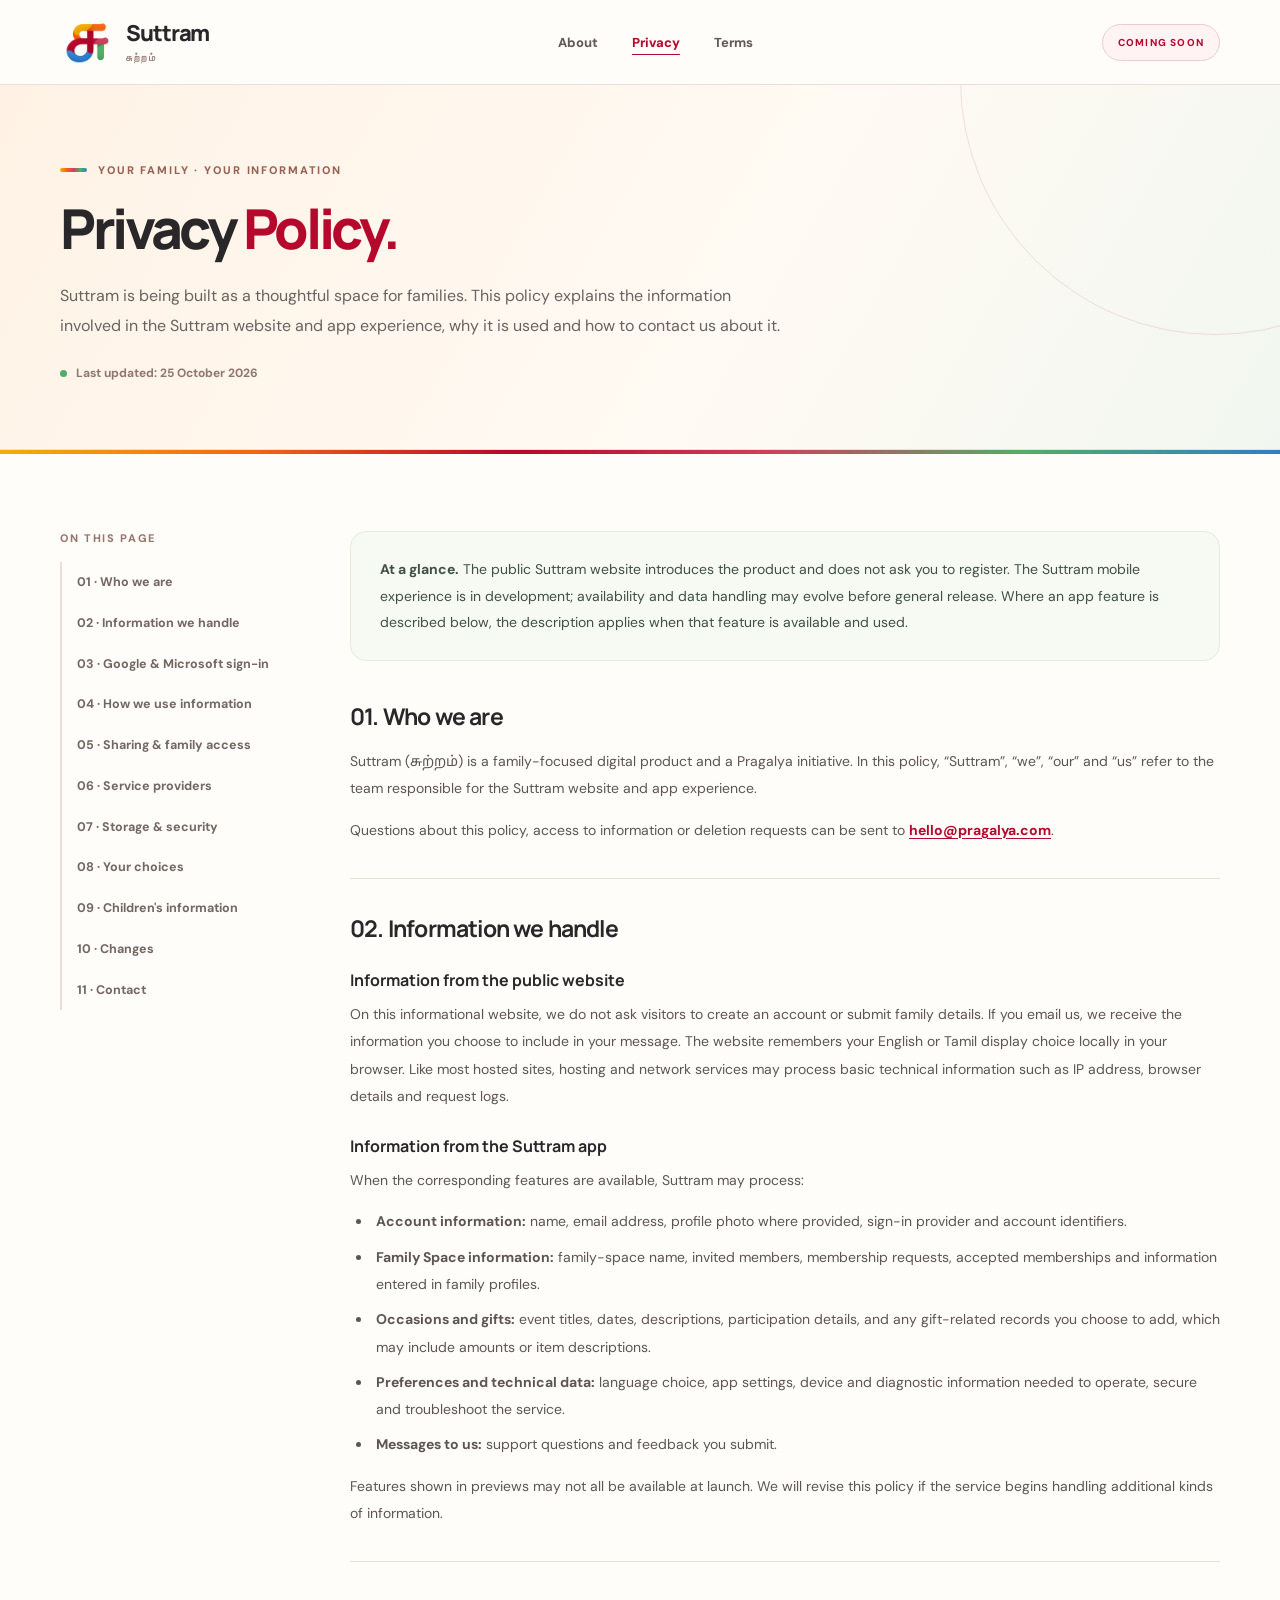
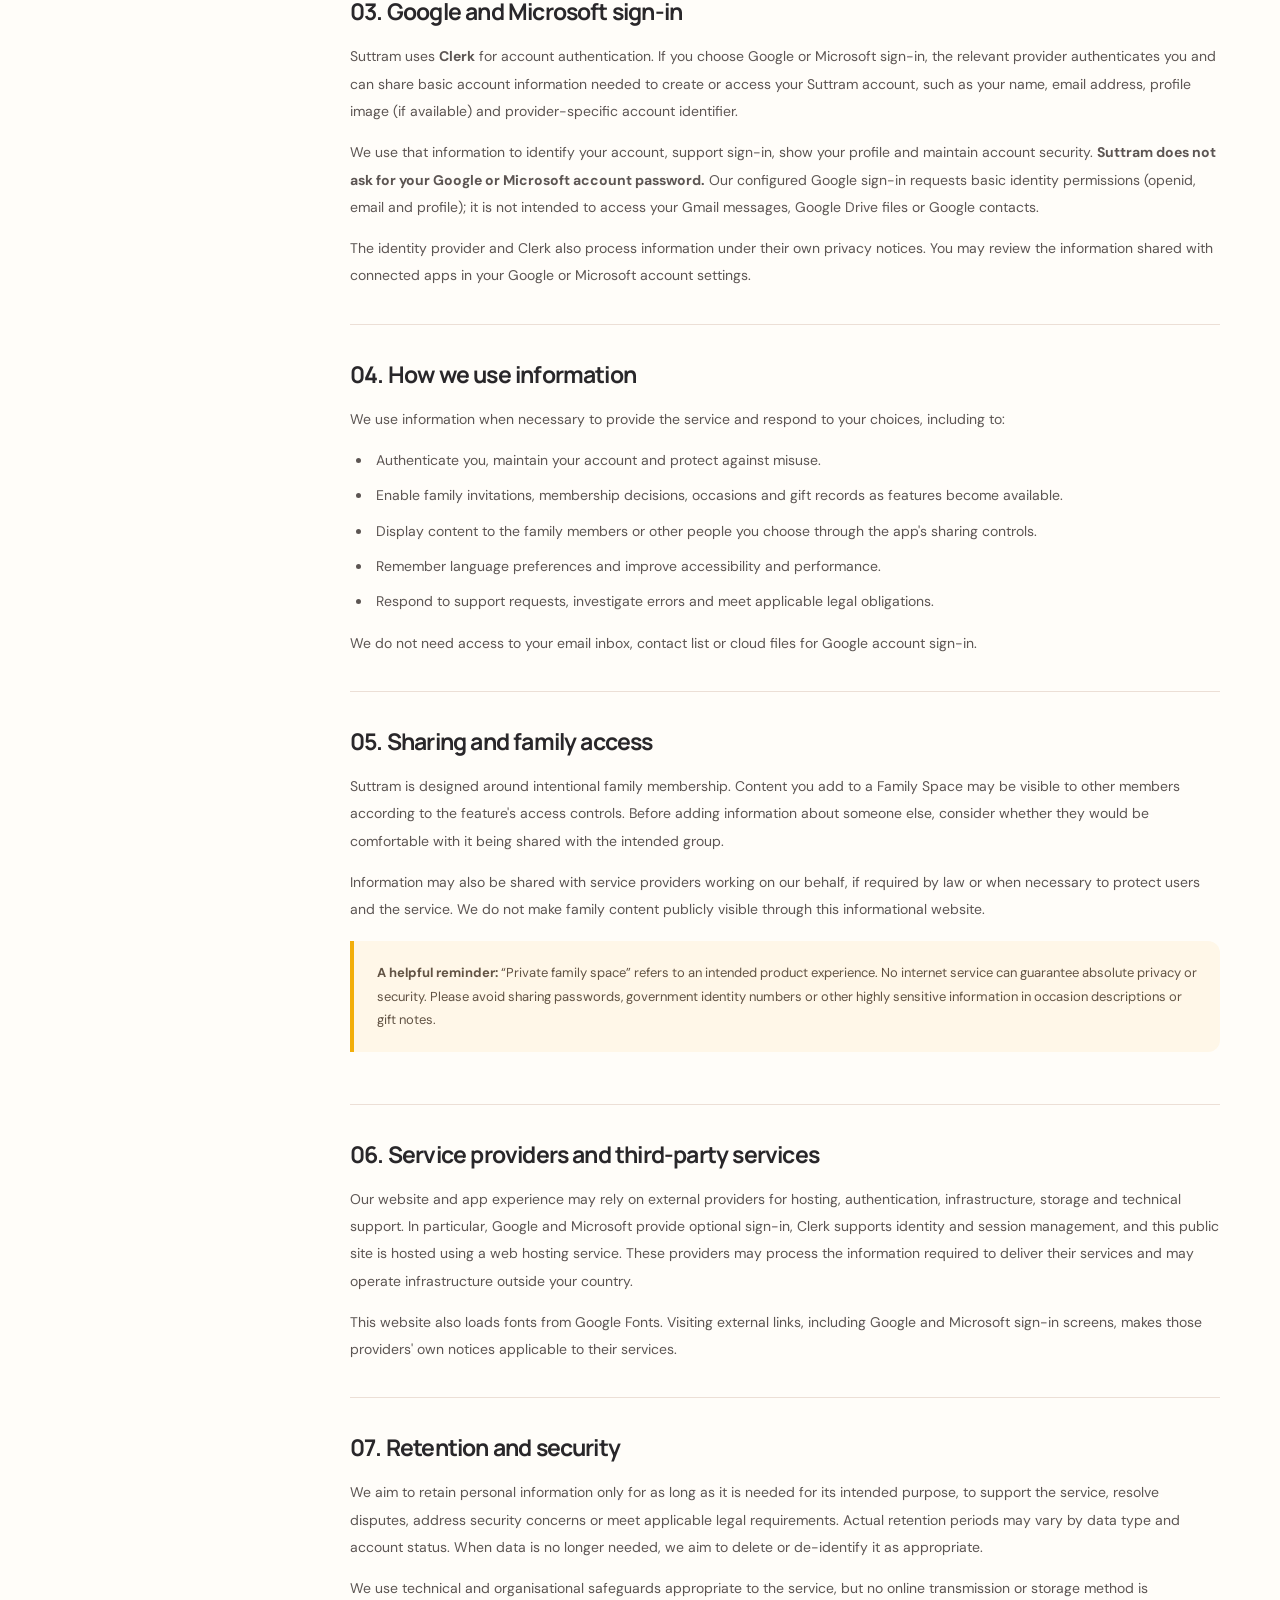
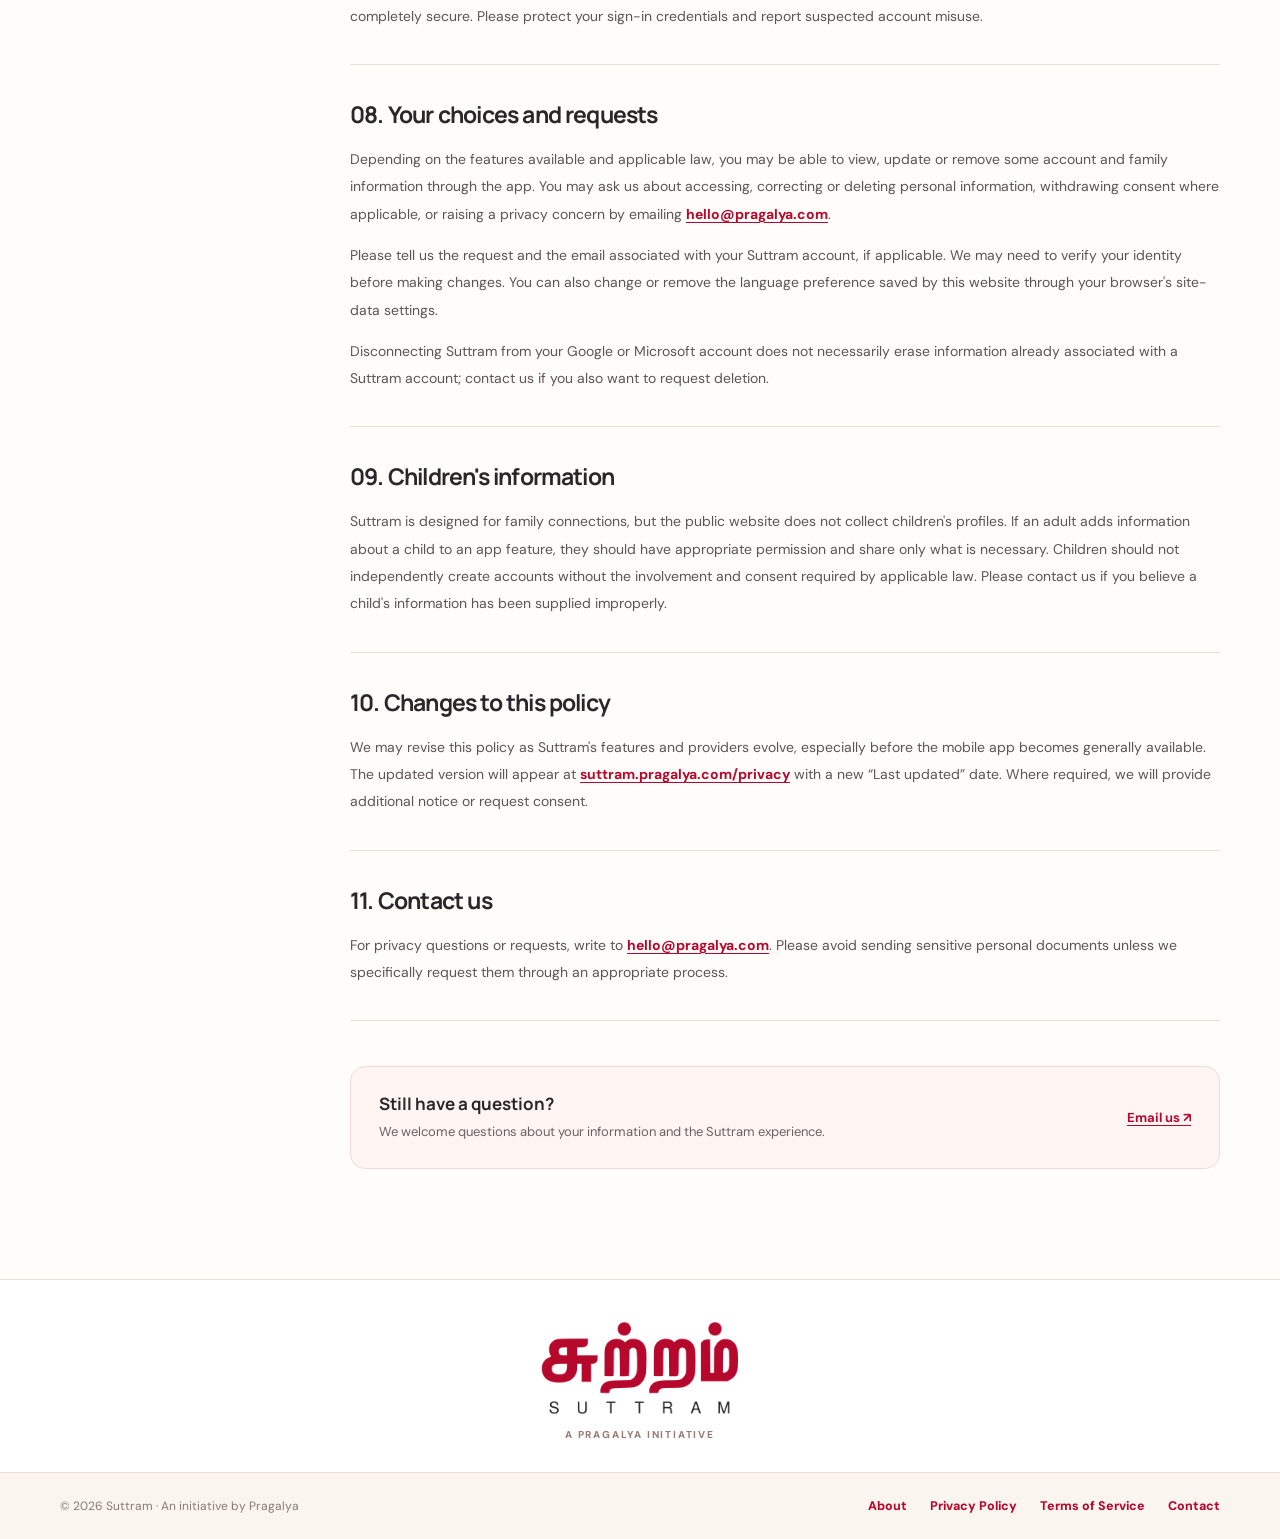
<file: privacy/index.html>
<!doctype html>
<html lang="en">
<head>
  <meta charset="utf-8" />
  <meta name="viewport" content="width=device-width, initial-scale=1" />
  <meta name="theme-color" content="#fffaf3" />
  <meta name="description" content="Learn how Suttram, a Pragalya initiative, handles account information, Google and Microsoft sign-in, family content and privacy requests." />
  <meta property="og:type" content="website" />
  <meta property="og:title" content="Privacy Policy | Suttram" />
  <meta property="og:description" content="How Suttram approaches account information, family content, service providers and your privacy choices." />
  <meta property="og:url" content="https://suttram.pragalya.com/privacy" />
  <meta property="og:image" content="https://suttram.pragalya.com/assets/suttram-icon.png" />
  <link rel="canonical" href="https://suttram.pragalya.com/privacy" />
  <link rel="icon" href="/favicon.ico" sizes="any" />
  <link rel="icon" type="image/png" sizes="32x32" href="/assets/favicon-32x32.png" />
  <link rel="icon" type="image/png" sizes="16x16" href="/assets/favicon-16x16.png" />
  <link rel="apple-touch-icon" sizes="180x180" href="/assets/apple-touch-icon.png" />
  <link rel="manifest" href="/site.webmanifest" />
  <link rel="stylesheet" href="/assets/pages.css" />
  <title>Privacy Policy | சுற்றம் — Suttram</title>
</head>
<body>
  <a href="#main" class="skip-link">Skip to content</a>
  <header class="site-header">
    <div class="container header-row">
      <a href="/" class="brand-link" aria-label="Suttram home">
        <img class="brand-icon" src="/assets/suttram-icon.png" width="1024" height="1024" alt="" />
        <span class="brand-name">Suttram <small>சுற்றம்</small></span>
      </a>
      <nav class="site-nav" aria-label="Primary navigation">
        <a href="/about">About</a><a href="/privacy" aria-current="page">Privacy</a><a href="/terms">Terms</a>
      </nav>
      <span class="soon-pill">Coming Soon</span>
    </div>
  </header>
  <main id="main">
    <div class="page-heading">
      <div class="container">
        <div class="eyebrow">Your family · Your information</div>
        <h1>Privacy <em>Policy.</em></h1>
        <p class="page-description">Suttram is being built as a thoughtful space for families. This policy explains the information involved in the Suttram website and app experience, why it is used and how to contact us about it.</p>
        <p class="effective-date">Last updated: 25 October 2026</p>
      </div>
    </div>
    <div class="spectrum" aria-hidden="true"></div>
    <div class="container reading-layout">
      <nav class="on-this-page" aria-label="On this page">
        <span>On this page</span>
        <a href="#who-we-are">01 · Who we are</a>
        <a href="#information">02 · Information we handle</a>
        <a href="#sign-in">03 · Google &amp; Microsoft sign-in</a>
        <a href="#use">04 · How we use information</a>
        <a href="#sharing">05 · Sharing &amp; family access</a>
        <a href="#providers">06 · Service providers</a>
        <a href="#storage">07 · Storage &amp; security</a>
        <a href="#choices">08 · Your choices</a>
        <a href="#children">09 · Children's information</a>
        <a href="#changes">10 · Changes</a>
        <a href="#contact">11 · Contact</a>
      </nav>
      <article class="legal-content">
        <p class="legal-lead"><strong>At a glance.</strong> The public Suttram website introduces the product and does not ask you to register. The Suttram mobile experience is in development; availability and data handling may evolve before general release. Where an app feature is described below, the description applies when that feature is available and used.</p>

        <section class="legal-section" id="who-we-are">
          <h2>01. Who we are</h2>
          <p>Suttram (சுற்றம்) is a family-focused digital product and a Pragalya initiative. In this policy, “Suttram”, “we”, “our” and “us” refer to the team responsible for the Suttram website and app experience.</p>
          <p>Questions about this policy, access to information or deletion requests can be sent to <a href="mailto:hello@pragalya.com">hello@pragalya.com</a>.</p>
        </section>

        <section class="legal-section" id="information">
          <h2>02. Information we handle</h2>
          <h3>Information from the public website</h3>
          <p>On this informational website, we do not ask visitors to create an account or submit family details. If you email us, we receive the information you choose to include in your message. The website remembers your English or Tamil display choice locally in your browser. Like most hosted sites, hosting and network services may process basic technical information such as IP address, browser details and request logs.</p>
          <h3>Information from the Suttram app</h3>
          <p>When the corresponding features are available, Suttram may process:</p>
          <ul>
            <li><strong>Account information:</strong> name, email address, profile photo where provided, sign-in provider and account identifiers.</li>
            <li><strong>Family Space information:</strong> family-space name, invited members, membership requests, accepted memberships and information entered in family profiles.</li>
            <li><strong>Occasions and gifts:</strong> event titles, dates, descriptions, participation details, and any gift-related records you choose to add, which may include amounts or item descriptions.</li>
            <li><strong>Preferences and technical data:</strong> language choice, app settings, device and diagnostic information needed to operate, secure and troubleshoot the service.</li>
            <li><strong>Messages to us:</strong> support questions and feedback you submit.</li>
          </ul>
          <p>Features shown in previews may not all be available at launch. We will revise this policy if the service begins handling additional kinds of information.</p>
        </section>

        <section class="legal-section" id="sign-in">
          <h2>03. Google and Microsoft sign-in</h2>
          <p>Suttram uses <strong>Clerk</strong> for account authentication. If you choose Google or Microsoft sign-in, the relevant provider authenticates you and can share basic account information needed to create or access your Suttram account, such as your name, email address, profile image (if available) and provider-specific account identifier.</p>
          <p>We use that information to identify your account, support sign-in, show your profile and maintain account security. <strong>Suttram does not ask for your Google or Microsoft account password.</strong> Our configured Google sign-in requests basic identity permissions (openid, email and profile); it is not intended to access your Gmail messages, Google Drive files or Google contacts.</p>
          <p>The identity provider and Clerk also process information under their own privacy notices. You may review the information shared with connected apps in your Google or Microsoft account settings.</p>
        </section>

        <section class="legal-section" id="use">
          <h2>04. How we use information</h2>
          <p>We use information when necessary to provide the service and respond to your choices, including to:</p>
          <ul>
            <li>Authenticate you, maintain your account and protect against misuse.</li>
            <li>Enable family invitations, membership decisions, occasions and gift records as features become available.</li>
            <li>Display content to the family members or other people you choose through the app's sharing controls.</li>
            <li>Remember language preferences and improve accessibility and performance.</li>
            <li>Respond to support requests, investigate errors and meet applicable legal obligations.</li>
          </ul>
          <p>We do not need access to your email inbox, contact list or cloud files for Google account sign-in.</p>
        </section>

        <section class="legal-section" id="sharing">
          <h2>05. Sharing and family access</h2>
          <p>Suttram is designed around intentional family membership. Content you add to a Family Space may be visible to other members according to the feature's access controls. Before adding information about someone else, consider whether they would be comfortable with it being shared with the intended group.</p>
          <p>Information may also be shared with service providers working on our behalf, if required by law or when necessary to protect users and the service. We do not make family content publicly visible through this informational website.</p>
          <div class="note-card"><strong>A helpful reminder:</strong> “Private family space” refers to an intended product experience. No internet service can guarantee absolute privacy or security. Please avoid sharing passwords, government identity numbers or other highly sensitive information in occasion descriptions or gift notes.</div>
        </section>

        <section class="legal-section" id="providers">
          <h2>06. Service providers and third-party services</h2>
          <p>Our website and app experience may rely on external providers for hosting, authentication, infrastructure, storage and technical support. In particular, Google and Microsoft provide optional sign-in, Clerk supports identity and session management, and this public site is hosted using a web hosting service. These providers may process the information required to deliver their services and may operate infrastructure outside your country.</p>
          <p>This website also loads fonts from Google Fonts. Visiting external links, including Google and Microsoft sign-in screens, makes those providers' own notices applicable to their services.</p>
        </section>

        <section class="legal-section" id="storage">
          <h2>07. Retention and security</h2>
          <p>We aim to retain personal information only for as long as it is needed for its intended purpose, to support the service, resolve disputes, address security concerns or meet applicable legal requirements. Actual retention periods may vary by data type and account status. When data is no longer needed, we aim to delete or de-identify it as appropriate.</p>
          <p>We use technical and organisational safeguards appropriate to the service, but no online transmission or storage method is completely secure. Please protect your sign-in credentials and report suspected account misuse.</p>
        </section>

        <section class="legal-section" id="choices">
          <h2>08. Your choices and requests</h2>
          <p>Depending on the features available and applicable law, you may be able to view, update or remove some account and family information through the app. You may ask us about accessing, correcting or deleting personal information, withdrawing consent where applicable, or raising a privacy concern by emailing <a href="mailto:hello@pragalya.com?subject=Suttram%20privacy%20request">hello@pragalya.com</a>.</p>
          <p>Please tell us the request and the email associated with your Suttram account, if applicable. We may need to verify your identity before making changes. You can also change or remove the language preference saved by this website through your browser's site-data settings.</p>
          <p>Disconnecting Suttram from your Google or Microsoft account does not necessarily erase information already associated with a Suttram account; contact us if you also want to request deletion.</p>
        </section>

        <section class="legal-section" id="children">
          <h2>09. Children's information</h2>
          <p>Suttram is designed for family connections, but the public website does not collect children's profiles. If an adult adds information about a child to an app feature, they should have appropriate permission and share only what is necessary. Children should not independently create accounts without the involvement and consent required by applicable law. Please contact us if you believe a child's information has been supplied improperly.</p>
        </section>

        <section class="legal-section" id="changes">
          <h2>10. Changes to this policy</h2>
          <p>We may revise this policy as Suttram's features and providers evolve, especially before the mobile app becomes generally available. The updated version will appear at <a href="/privacy">suttram.pragalya.com/privacy</a> with a new “Last updated” date. Where required, we will provide additional notice or request consent.</p>
        </section>

        <section class="legal-section" id="contact">
          <h2>11. Contact us</h2>
          <p>For privacy questions or requests, write to <a href="mailto:hello@pragalya.com">hello@pragalya.com</a>. Please avoid sending sensitive personal documents unless we specifically request them through an appropriate process.</p>
        </section>
        <div class="contact-card">
          <div><h3>Still have a question?</h3><p>We welcome questions about your information and the Suttram experience.</p></div>
          <a href="mailto:hello@pragalya.com?subject=Suttram%20privacy%20question">Email us ↗</a>
        </div>
      </article>
    </div>
  </main>
  <footer class="site-footer">
    <div class="container footer-brand">
      <a href="/about" aria-label="Discover Suttram"><img src="/assets/suttram-wordmark.png" width="2048" height="1024" alt="சுற்றம் — SUTTRAM" loading="lazy" /></a>
      <small>A Pragalya initiative</small>
    </div>
    <div class="footer-lower"><div class="container">
      <p>© <span id="year">2026</span> Suttram · An initiative by Pragalya</p>
      <nav class="footer-links" aria-label="Footer"><a href="/about">About</a><a href="/privacy" aria-current="page">Privacy Policy</a><a href="/terms">Terms of Service</a><a href="mailto:hello@pragalya.com">Contact</a></nav>
    </div></div>
  </footer>
  <script>document.getElementById('year').textContent=new Date().getFullYear();</script>
</body>
</html>
</file>
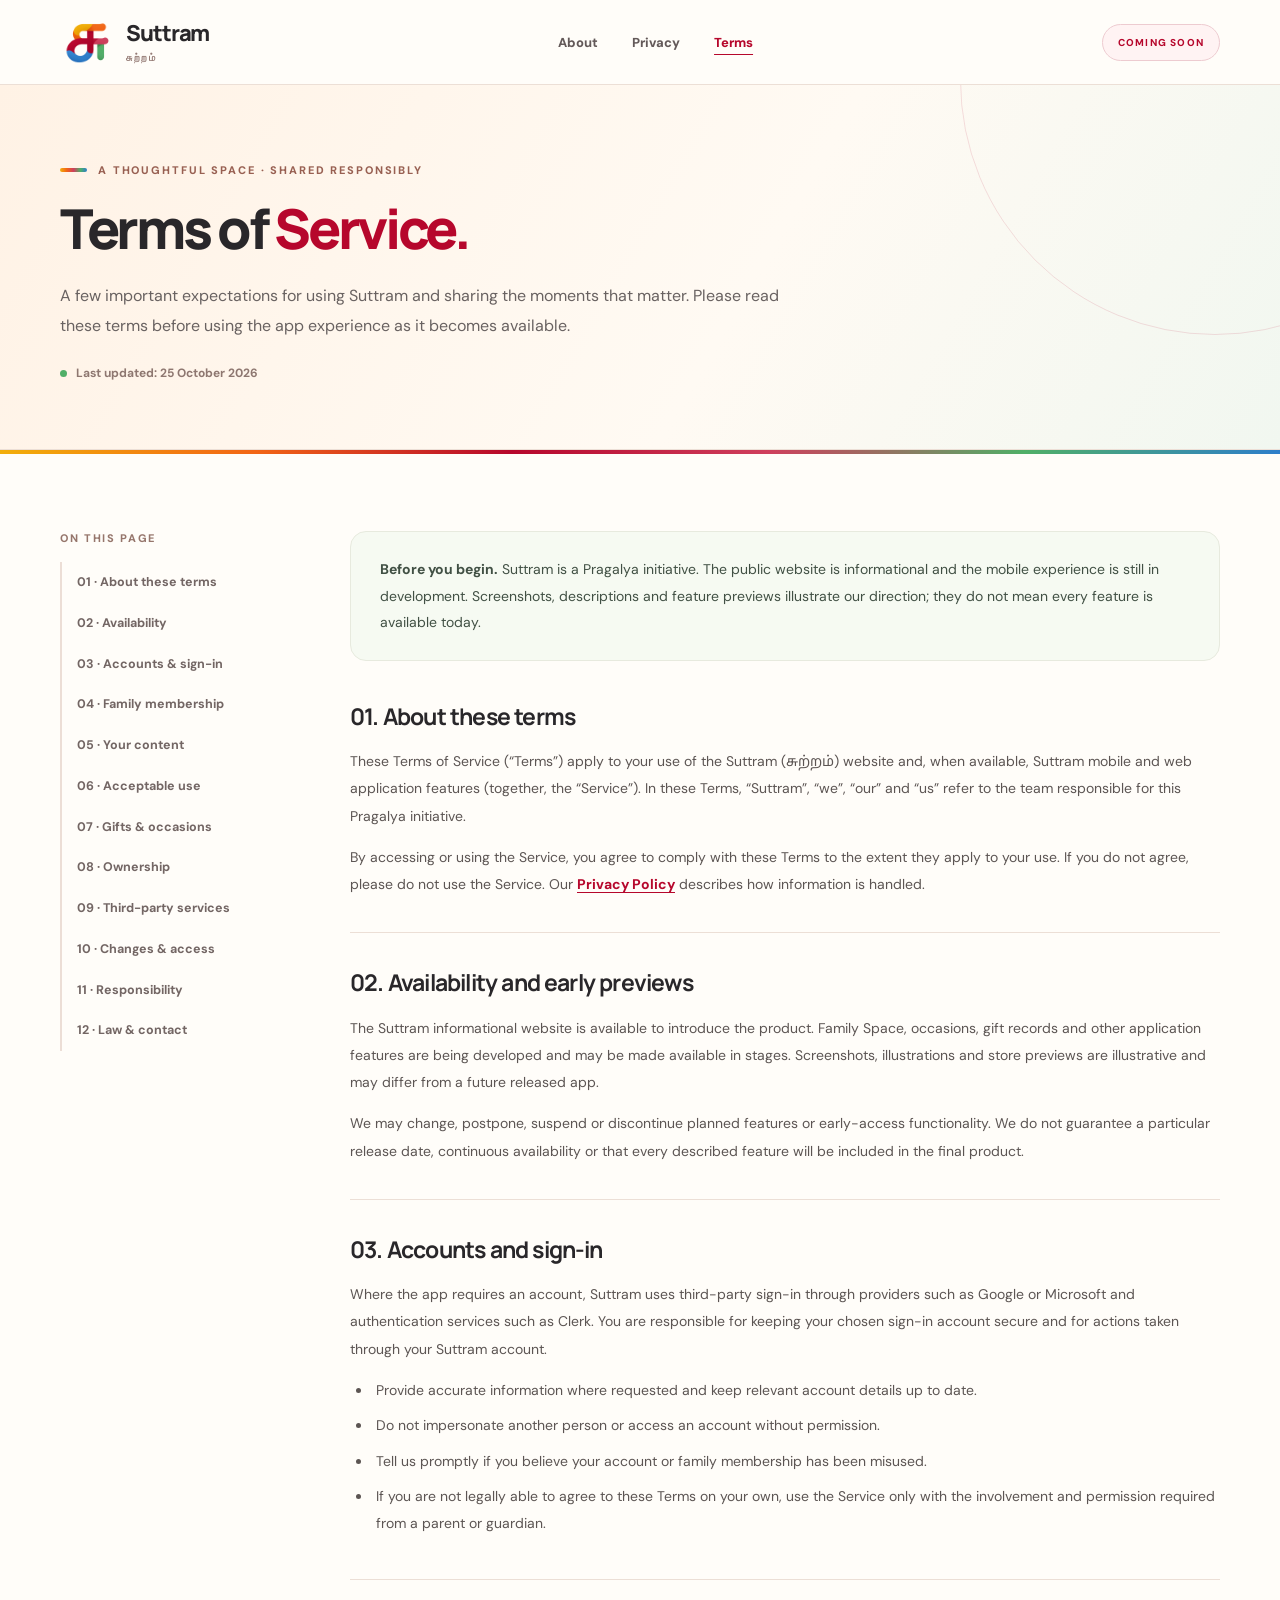
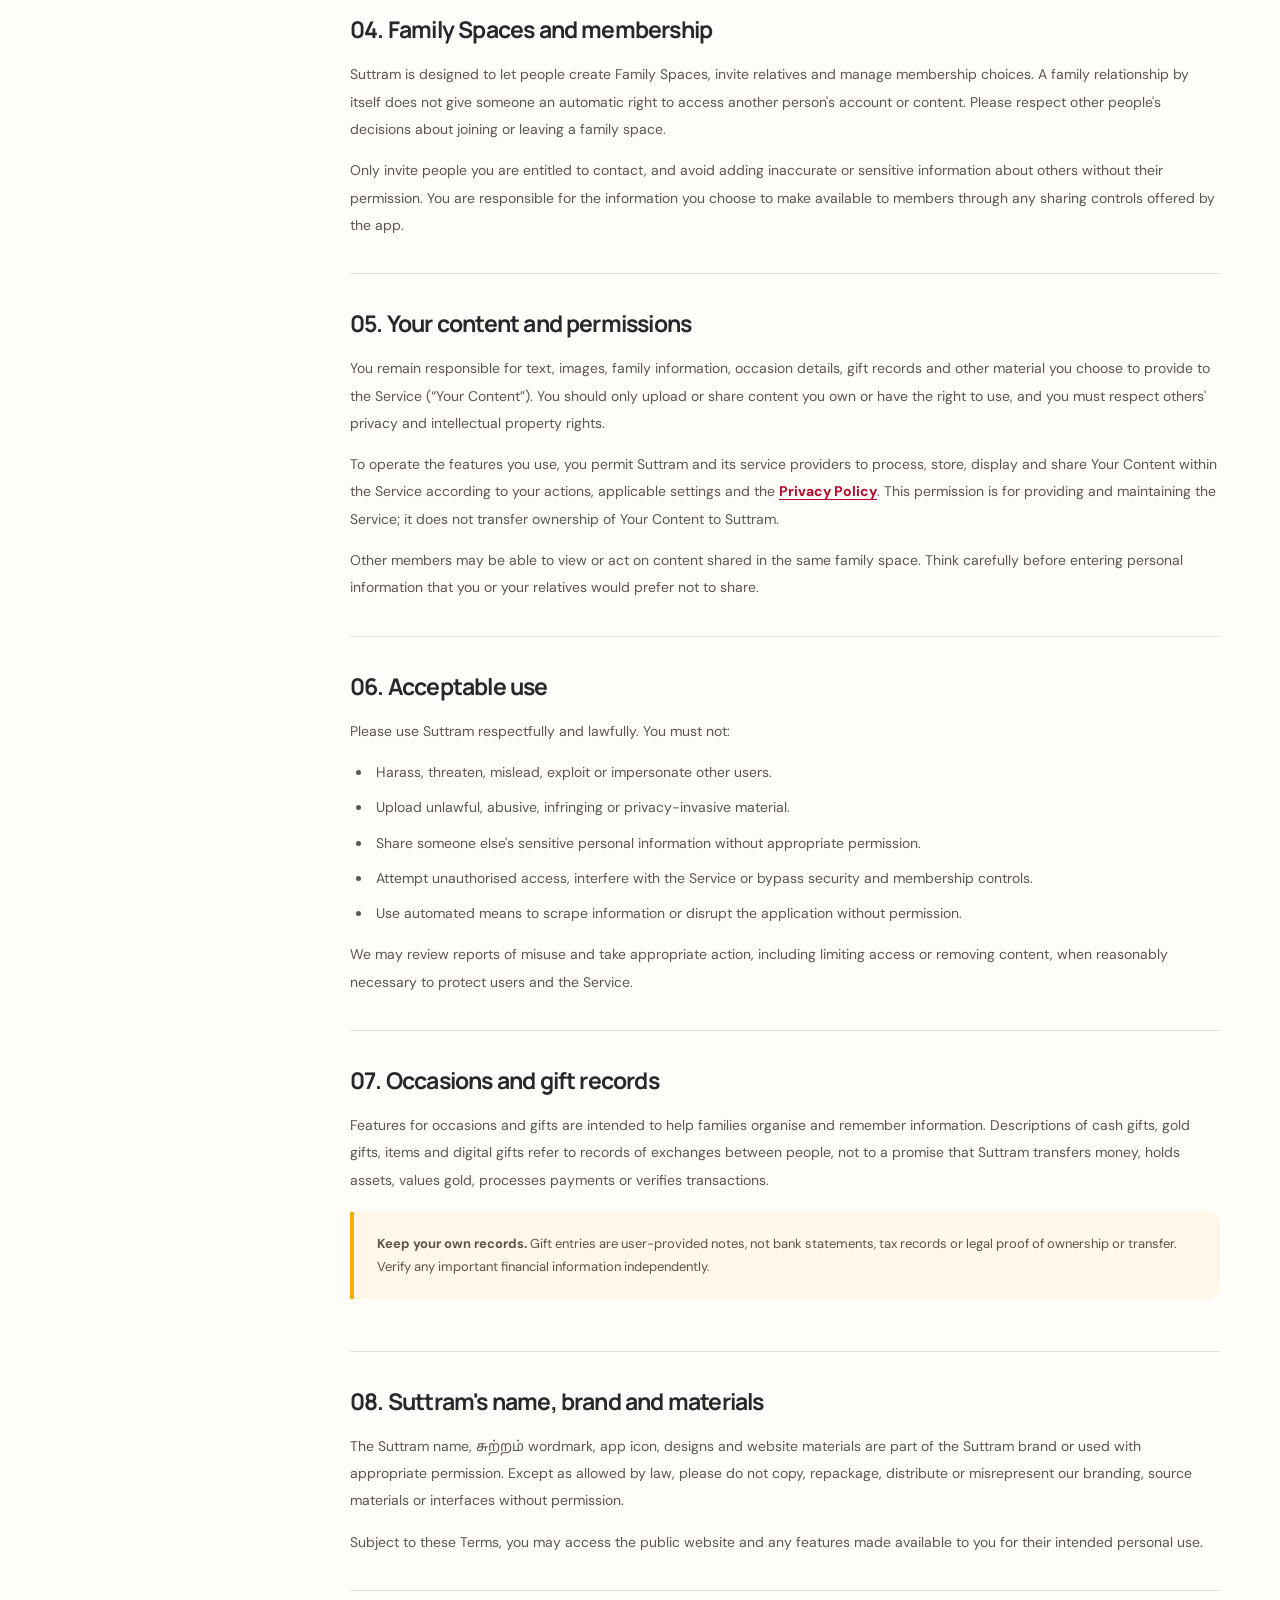
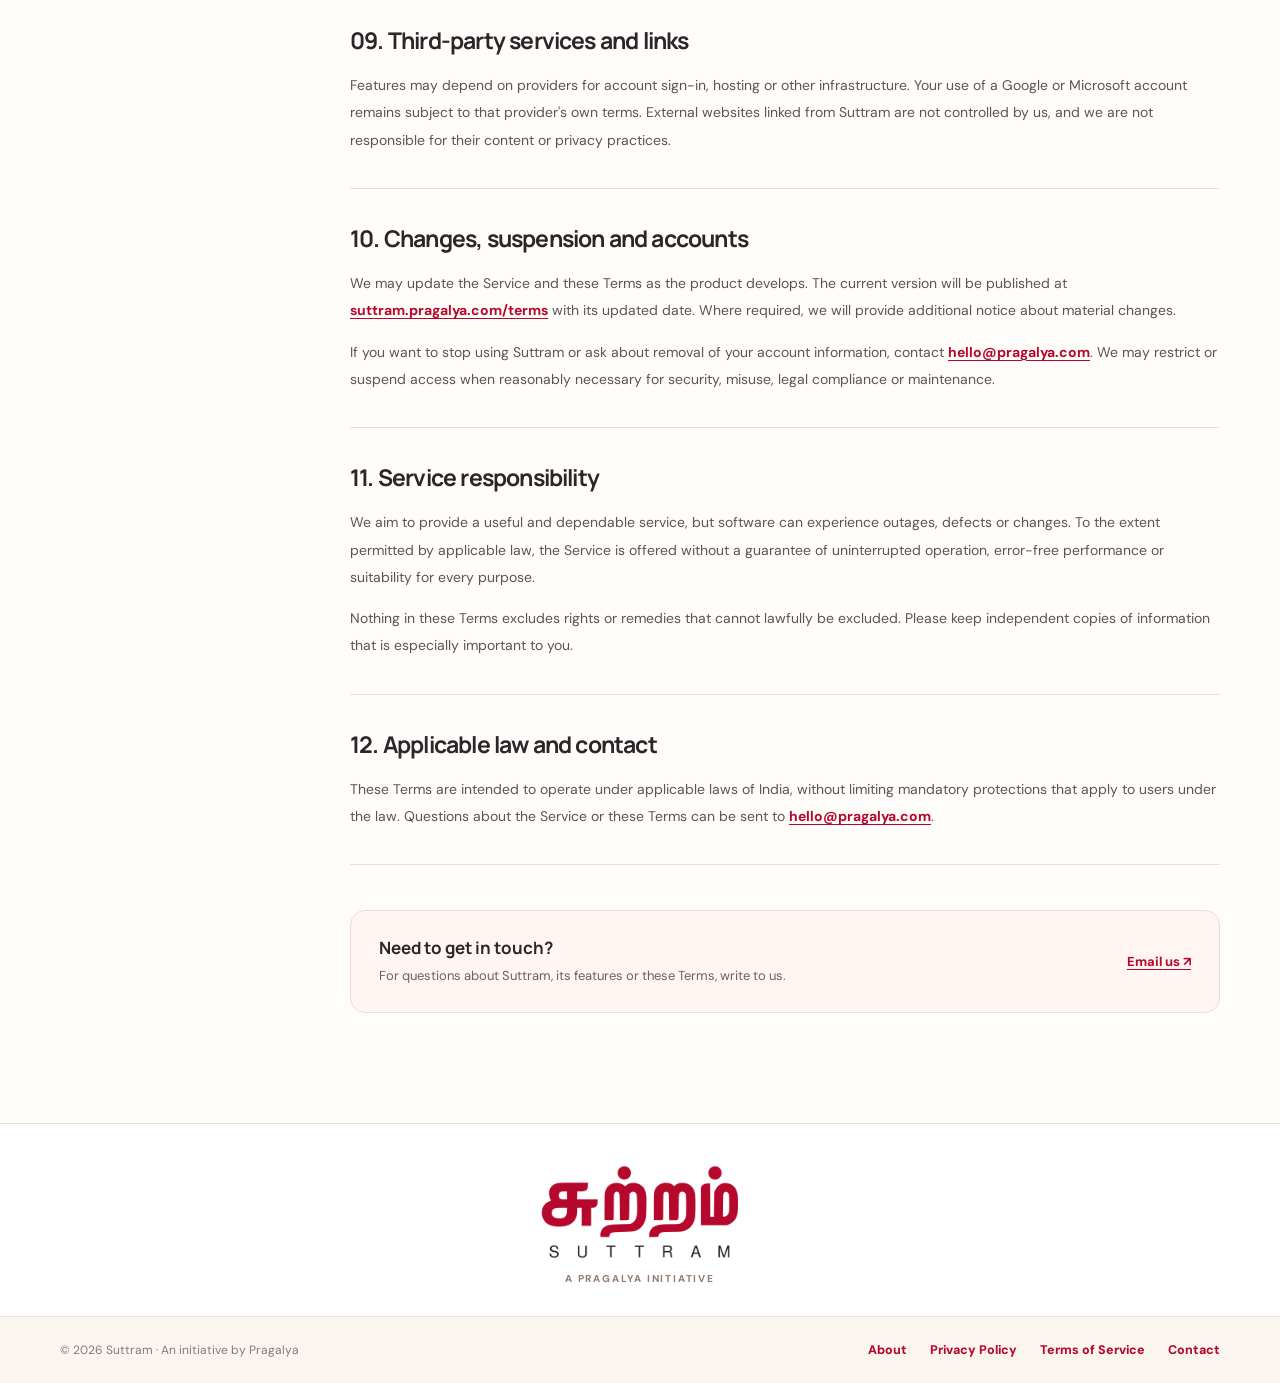
<file: terms/index.html>
<!doctype html>
<html lang="en">
<head>
  <meta charset="utf-8" />
  <meta name="viewport" content="width=device-width, initial-scale=1" />
  <meta name="theme-color" content="#fffaf3" />
  <meta name="description" content="Read Suttram's terms for its informational website and developing family app, including accounts, family spaces, occasion and gift records." />
  <meta property="og:type" content="website" />
  <meta property="og:title" content="Terms of Service | Suttram" />
  <meta property="og:description" content="Guidelines for using the Suttram website and family app as features become available." />
  <meta property="og:url" content="https://suttram.pragalya.com/terms" />
  <meta property="og:image" content="https://suttram.pragalya.com/assets/suttram-icon.png" />
  <link rel="canonical" href="https://suttram.pragalya.com/terms" />
  <link rel="icon" href="/favicon.ico" sizes="any" />
  <link rel="icon" type="image/png" sizes="32x32" href="/assets/favicon-32x32.png" />
  <link rel="icon" type="image/png" sizes="16x16" href="/assets/favicon-16x16.png" />
  <link rel="apple-touch-icon" sizes="180x180" href="/assets/apple-touch-icon.png" />
  <link rel="manifest" href="/site.webmanifest" />
  <link rel="stylesheet" href="/assets/pages.css" />
  <title>Terms of Service | சுற்றம் — Suttram</title>
</head>
<body>
  <a href="#main" class="skip-link">Skip to content</a>
  <header class="site-header">
    <div class="container header-row">
      <a href="/" class="brand-link" aria-label="Suttram home">
        <img class="brand-icon" src="/assets/suttram-icon.png" width="1024" height="1024" alt="" />
        <span class="brand-name">Suttram <small>சுற்றம்</small></span>
      </a>
      <nav class="site-nav" aria-label="Primary navigation">
        <a href="/about">About</a><a href="/privacy">Privacy</a><a href="/terms" aria-current="page">Terms</a>
      </nav>
      <span class="soon-pill">Coming Soon</span>
    </div>
  </header>
  <main id="main">
    <div class="page-heading">
      <div class="container">
        <div class="eyebrow">A thoughtful space · Shared responsibly</div>
        <h1>Terms of <em>Service.</em></h1>
        <p class="page-description">A few important expectations for using Suttram and sharing the moments that matter. Please read these terms before using the app experience as it becomes available.</p>
        <p class="effective-date">Last updated: 25 October 2026</p>
      </div>
    </div>
    <div class="spectrum" aria-hidden="true"></div>
    <div class="container reading-layout">
      <nav class="on-this-page" aria-label="On this page">
        <span>On this page</span>
        <a href="#introduction">01 · About these terms</a>
        <a href="#availability">02 · Availability</a>
        <a href="#accounts">03 · Accounts &amp; sign-in</a>
        <a href="#family">04 · Family membership</a>
        <a href="#content">05 · Your content</a>
        <a href="#acceptable">06 · Acceptable use</a>
        <a href="#gifts">07 · Gifts &amp; occasions</a>
        <a href="#intellectual">08 · Ownership</a>
        <a href="#third-parties">09 · Third-party services</a>
        <a href="#changes">10 · Changes &amp; access</a>
        <a href="#responsibility">11 · Responsibility</a>
        <a href="#law">12 · Law &amp; contact</a>
      </nav>
      <article class="legal-content">
        <p class="legal-lead"><strong>Before you begin.</strong> Suttram is a Pragalya initiative. The public website is informational and the mobile experience is still in development. Screenshots, descriptions and feature previews illustrate our direction; they do not mean every feature is available today.</p>

        <section class="legal-section" id="introduction">
          <h2>01. About these terms</h2>
          <p>These Terms of Service (“Terms”) apply to your use of the Suttram (சுற்றம்) website and, when available, Suttram mobile and web application features (together, the “Service”). In these Terms, “Suttram”, “we”, “our” and “us” refer to the team responsible for this Pragalya initiative.</p>
          <p>By accessing or using the Service, you agree to comply with these Terms to the extent they apply to your use. If you do not agree, please do not use the Service. Our <a href="/privacy">Privacy Policy</a> describes how information is handled.</p>
        </section>

        <section class="legal-section" id="availability">
          <h2>02. Availability and early previews</h2>
          <p>The Suttram informational website is available to introduce the product. Family Space, occasions, gift records and other application features are being developed and may be made available in stages. Screenshots, illustrations and store previews are illustrative and may differ from a future released app.</p>
          <p>We may change, postpone, suspend or discontinue planned features or early-access functionality. We do not guarantee a particular release date, continuous availability or that every described feature will be included in the final product.</p>
        </section>

        <section class="legal-section" id="accounts">
          <h2>03. Accounts and sign-in</h2>
          <p>Where the app requires an account, Suttram uses third-party sign-in through providers such as Google or Microsoft and authentication services such as Clerk. You are responsible for keeping your chosen sign-in account secure and for actions taken through your Suttram account.</p>
          <ul>
            <li>Provide accurate information where requested and keep relevant account details up to date.</li>
            <li>Do not impersonate another person or access an account without permission.</li>
            <li>Tell us promptly if you believe your account or family membership has been misused.</li>
            <li>If you are not legally able to agree to these Terms on your own, use the Service only with the involvement and permission required from a parent or guardian.</li>
          </ul>
        </section>

        <section class="legal-section" id="family">
          <h2>04. Family Spaces and membership</h2>
          <p>Suttram is designed to let people create Family Spaces, invite relatives and manage membership choices. A family relationship by itself does not give someone an automatic right to access another person's account or content. Please respect other people's decisions about joining or leaving a family space.</p>
          <p>Only invite people you are entitled to contact, and avoid adding inaccurate or sensitive information about others without their permission. You are responsible for the information you choose to make available to members through any sharing controls offered by the app.</p>
        </section>

        <section class="legal-section" id="content">
          <h2>05. Your content and permissions</h2>
          <p>You remain responsible for text, images, family information, occasion details, gift records and other material you choose to provide to the Service (“Your Content”). You should only upload or share content you own or have the right to use, and you must respect others' privacy and intellectual property rights.</p>
          <p>To operate the features you use, you permit Suttram and its service providers to process, store, display and share Your Content within the Service according to your actions, applicable settings and the <a href="/privacy">Privacy Policy</a>. This permission is for providing and maintaining the Service; it does not transfer ownership of Your Content to Suttram.</p>
          <p>Other members may be able to view or act on content shared in the same family space. Think carefully before entering personal information that you or your relatives would prefer not to share.</p>
        </section>

        <section class="legal-section" id="acceptable">
          <h2>06. Acceptable use</h2>
          <p>Please use Suttram respectfully and lawfully. You must not:</p>
          <ul>
            <li>Harass, threaten, mislead, exploit or impersonate other users.</li>
            <li>Upload unlawful, abusive, infringing or privacy-invasive material.</li>
            <li>Share someone else's sensitive personal information without appropriate permission.</li>
            <li>Attempt unauthorised access, interfere with the Service or bypass security and membership controls.</li>
            <li>Use automated means to scrape information or disrupt the application without permission.</li>
          </ul>
          <p>We may review reports of misuse and take appropriate action, including limiting access or removing content, when reasonably necessary to protect users and the Service.</p>
        </section>

        <section class="legal-section" id="gifts">
          <h2>07. Occasions and gift records</h2>
          <p>Features for occasions and gifts are intended to help families organise and remember information. Descriptions of cash gifts, gold gifts, items and digital gifts refer to records of exchanges between people, not to a promise that Suttram transfers money, holds assets, values gold, processes payments or verifies transactions.</p>
          <div class="note-card"><strong>Keep your own records.</strong> Gift entries are user-provided notes, not bank statements, tax records or legal proof of ownership or transfer. Verify any important financial information independently.</div>
        </section>

        <section class="legal-section" id="intellectual">
          <h2>08. Suttram's name, brand and materials</h2>
          <p>The Suttram name, சுற்றம் wordmark, app icon, designs and website materials are part of the Suttram brand or used with appropriate permission. Except as allowed by law, please do not copy, repackage, distribute or misrepresent our branding, source materials or interfaces without permission.</p>
          <p>Subject to these Terms, you may access the public website and any features made available to you for their intended personal use.</p>
        </section>

        <section class="legal-section" id="third-parties">
          <h2>09. Third-party services and links</h2>
          <p>Features may depend on providers for account sign-in, hosting or other infrastructure. Your use of a Google or Microsoft account remains subject to that provider's own terms. External websites linked from Suttram are not controlled by us, and we are not responsible for their content or privacy practices.</p>
        </section>

        <section class="legal-section" id="changes">
          <h2>10. Changes, suspension and accounts</h2>
          <p>We may update the Service and these Terms as the product develops. The current version will be published at <a href="/terms">suttram.pragalya.com/terms</a> with its updated date. Where required, we will provide additional notice about material changes.</p>
          <p>If you want to stop using Suttram or ask about removal of your account information, contact <a href="mailto:hello@pragalya.com">hello@pragalya.com</a>. We may restrict or suspend access when reasonably necessary for security, misuse, legal compliance or maintenance.</p>
        </section>

        <section class="legal-section" id="responsibility">
          <h2>11. Service responsibility</h2>
          <p>We aim to provide a useful and dependable service, but software can experience outages, defects or changes. To the extent permitted by applicable law, the Service is offered without a guarantee of uninterrupted operation, error-free performance or suitability for every purpose.</p>
          <p>Nothing in these Terms excludes rights or remedies that cannot lawfully be excluded. Please keep independent copies of information that is especially important to you.</p>
        </section>

        <section class="legal-section" id="law">
          <h2>12. Applicable law and contact</h2>
          <p>These Terms are intended to operate under applicable laws of India, without limiting mandatory protections that apply to users under the law. Questions about the Service or these Terms can be sent to <a href="mailto:hello@pragalya.com">hello@pragalya.com</a>.</p>
        </section>
        <div class="contact-card">
          <div><h3>Need to get in touch?</h3><p>For questions about Suttram, its features or these Terms, write to us.</p></div>
          <a href="mailto:hello@pragalya.com?subject=Suttram%20terms%20question">Email us ↗</a>
        </div>
      </article>
    </div>
  </main>
  <footer class="site-footer">
    <div class="container footer-brand">
      <a href="/about" aria-label="Discover Suttram"><img src="/assets/suttram-wordmark.png" width="2048" height="1024" alt="சுற்றம் — SUTTRAM" loading="lazy" /></a>
      <small>A Pragalya initiative</small>
    </div>
    <div class="footer-lower"><div class="container">
      <p>© <span id="year">2026</span> Suttram · An initiative by Pragalya</p>
      <nav class="footer-links" aria-label="Footer"><a href="/about">About</a><a href="/privacy">Privacy Policy</a><a href="/terms" aria-current="page">Terms of Service</a><a href="mailto:hello@pragalya.com">Contact</a></nav>
    </div></div>
  </footer>
  <script>document.getElementById('year').textContent=new Date().getFullYear();</script>
</body>
</html>
</file>
<file: assets/coming-soon.css>
@import url('https://fonts.googleapis.com/css2?family=DM+Sans:wght@400;500;600;700&family=Manrope:wght@400;500;600;700;800&family=Noto+Sans+Tamil:wght@400;500;600;700&display=swap');

:root{
  color-scheme:light;
  --cream:#fffaf3;
  --paper:#fffdf9;
  --ink:#29272a;
  --muted:#706963;
  --crimson:#B6072C;
  --crimson-dark:#850725;
  --yellow:#F2AE0A;
  --orange:#F26515;
  --pink:#CF3F5D;
  --green:#50AF67;
  --blue:#2D7ECA;
  --border:#ebddd2;
  font-family:'DM Sans','Noto Sans Tamil',sans-serif;
}
*,*::before,*::after{box-sizing:border-box}
html{scroll-behavior:smooth;scroll-padding-top:100px}
body{margin:0;background:var(--paper);color:var(--ink);overflow-x:hidden}
h1,h2,h3,p,figure{margin:0}
h1,h2,h3{font-family:'Manrope','Noto Sans Tamil',sans-serif}
a{color:inherit;text-decoration:none}
button{font:inherit}
a:focus-visible,button:focus-visible{outline:3px solid var(--blue);outline-offset:4px}
.skip{position:absolute;top:-100px;left:15px;padding:12px 16px;background:#fff;z-index:100;border:1px solid var(--border)}
.skip:focus{top:12px}
.shell{width:min(1180px,calc(100% - 72px));margin:0 auto}
.topbar{position:relative;z-index:5;background:rgba(255,253,249,.95);border-bottom:1px solid rgba(132,61,48,.11)}
.topbar-inner{min-height:88px;display:flex;align-items:center;gap:26px;justify-content:space-between}
.brand{display:inline-flex;align-items:center;gap:13px;flex-shrink:0}
.brand img{width:54px;height:54px;object-fit:contain;display:block}
.brand-title{font-family:'Manrope','Noto Sans Tamil',sans-serif;font-size:19px;font-weight:800;letter-spacing:-.04em;line-height:1.15}
.brand-title small{display:block;font-size:10px;color:#8f736b;font-weight:700;letter-spacing:.13em;margin-top:5px}
.main-nav{display:flex;gap:31px;align-items:center;margin-left:auto}
.main-nav a{font-size:13px;font-weight:700;color:#766761;transition:color .2s}
.main-nav a:hover{color:var(--crimson)}
.language-switch{display:flex;align-items:center;padding:4px;background:#fff;border:1px solid #e9d9d2;border-radius:100px;gap:2px}
.language-switch button{border:0;border-radius:100px;background:transparent;color:#947d74;padding:8px 11px;min-width:37px;font-size:11px;font-weight:800;cursor:pointer}
.language-switch button[aria-pressed=true]{background:var(--crimson);color:#fff}
.hero{background:radial-gradient(ellipse 51% 75% at 80% 48%,rgba(246,221,201,.72),transparent 78%),linear-gradient(118deg,#fffaf3,#fffaf4 64%,#fff5ed);position:relative;overflow:hidden}
.hero::after{position:absolute;content:'';width:650px;height:650px;border-radius:50%;border:1px solid rgba(182,7,44,.075);right:-210px;top:-260px;pointer-events:none}
.hero-inner{display:grid;grid-template-columns:1.04fr .96fr;gap:38px;align-items:center;min-height:710px;padding:58px 0 83px}
.hero-copy{position:relative;z-index:3}
.eyebrow{display:inline-flex;align-items:center;gap:10px;color:#975c4f;text-transform:uppercase;font-size:11px;letter-spacing:.17em;font-weight:800}
.eyebrow .dot{width:8px;height:8px;border-radius:100%;background:var(--crimson);box-shadow:0 0 0 5px #ffe5e8}
.brand-wordmark{display:block;width:min(330px,70%);height:auto;margin:24px 0 18px}
.hero h1{font-size:clamp(44px,4.5vw,64px);font-weight:800;line-height:1.16;letter-spacing:-.06em;max-width:640px;margin:12px 0 20px}
.hero h1 span{color:var(--crimson)}
.lead{font-size:17px;line-height:1.9;color:var(--muted);max-width:540px}
.hero-actions{display:flex;align-items:center;gap:12px;flex-wrap:wrap;margin-top:30px}
.button{display:inline-flex;align-items:center;justify-content:center;gap:14px;min-height:53px;padding:0 23px;font-size:13px;font-weight:800;border-radius:11px;transition:transform .18s,background .18s}
.button:hover{transform:translateY(-2px)}
.button-primary{background:var(--crimson);color:white;box-shadow:0 13px 28px rgba(182,7,44,.14)}
.button-primary:hover{background:var(--crimson-dark)}
.button-light{background:rgba(255,255,255,.72);border:1px solid #e2d0c7;color:var(--crimson)}
.platform-note{font-size:12px;color:#89756d;font-weight:700;margin-top:26px;display:flex;align-items:center;gap:12px;flex-wrap:wrap}
.platform-note .bullet{width:4px;height:4px;border-radius:50%;background:var(--orange)}
.visual{height:600px;position:relative;min-width:0;isolation:isolate}
.visual::before{content:'';position:absolute;inset:10% -6% 9%;background:radial-gradient(ellipse at center,rgba(239,198,183,.55) 0%,rgba(255,236,221,.65) 45%,transparent 73%);border-radius:50%;z-index:-1}
.phone{position:absolute;object-fit:contain;display:block;height:auto;width:min(54%,300px);filter:drop-shadow(0 20px 22px rgba(73,33,39,.18));pointer-events:none;user-select:none}
.phone.iphone{left:1%;top:8px;z-index:2;transform:rotate(-6deg)}
.phone.android{right:0;top:60px;z-index:1;transform:rotate(6deg)}
.visual-label{position:absolute;bottom:25px;left:50%;transform:translateX(-50%);font-size:10px;color:#a27b70;text-transform:uppercase;letter-spacing:.14em;font-weight:800;white-space:nowrap}
.color-stripe{height:5px;background:linear-gradient(90deg,var(--yellow),var(--orange),var(--crimson),var(--pink),var(--green),var(--blue))}
.section{padding:95px 0}
.features{background:#fff}
.section-intro{max-width:740px;margin:0 auto 38px;text-align:center}
.section-kicker{text-transform:uppercase;letter-spacing:.17em;font-size:10px;font-weight:800;color:var(--crimson);margin-bottom:14px}
.section-intro h2{font-size:clamp(30px,3.3vw,43px);letter-spacing:-.05em;line-height:1.28;font-weight:800}
.section-intro p{font-size:15px;line-height:1.85;color:var(--muted);margin-top:13px}
.feature-grid{display:grid;grid-template-columns:repeat(3,1fr);gap:18px}
.feature-card{position:relative;background:#fffdf9;border:1px solid var(--border);border-radius:17px;padding:30px 29px 32px;min-height:235px;overflow:hidden}
.feature-card::before{content:'';position:absolute;top:0;left:0;right:0;height:4px;background:var(--accent)}
.feature-icon{height:49px;width:49px;display:grid;place-items:center;border-radius:13px;background:var(--tone);color:var(--accent);margin-bottom:25px}
.feature-icon svg{width:27px;height:27px;fill:none;stroke:currentColor;stroke-linecap:round;stroke-linejoin:round;stroke-width:1.8}
.feature-card h3{font-size:18px;letter-spacing:-.03em;margin-bottom:9px}
.feature-card p{font-size:13px;line-height:1.85;color:var(--muted)}
.feature-card.family{--accent:var(--crimson);--tone:#ffe8ec}
.feature-card.occasions{--accent:var(--orange);--tone:#fff0df}
.feature-card.memories{--accent:#318c4e;--tone:#e7f5e9}
.quiet-band{padding:84px 0;background:linear-gradient(108deg,#fff4e6,#fffaf3 65%,#f2f9f2);border-block:1px solid #f0e3da}
.quiet-grid{display:grid;grid-template-columns:1fr auto;align-items:center;gap:50px}
.quiet-copy{max-width:680px}
.quiet-copy h2{font-size:clamp(29px,3.1vw,42px);letter-spacing:-.05em;line-height:1.28;margin:12px 0 14px}
.quiet-copy h2 span{color:var(--crimson)}
.quiet-copy p{font-size:15px;color:var(--muted);line-height:1.85}
.quiet-symbol{width:190px;height:auto;display:block;filter:drop-shadow(0 12px 25px rgba(135,59,42,.09))}
.quiet-link{display:inline-block;color:var(--crimson);font-size:13px;font-weight:800;border-bottom:1px solid var(--crimson);padding-bottom:3px;margin-top:20px}
.site-footer{background:#fff}
.footer-main{display:flex;flex-direction:column;align-items:center;gap:8px;padding:45px 0 38px}
.footer-logo{display:block;width:212px;height:auto}
.footer-tag{font-size:10px;font-weight:800;letter-spacing:.18em;color:#91746b;text-transform:uppercase}
.footer-bottom{border-top:1px solid var(--border);background:#faf5ef}
.footer-inner{min-height:68px;display:flex;align-items:center;justify-content:space-between;gap:23px;padding:18px 0}
.footer-inner small{font-size:12px;color:#887770}
.footer-links{display:flex;flex-wrap:wrap;gap:13px 24px}
.footer-links a{font-size:12px;font-weight:800;color:var(--crimson)}
.footer-links a:hover{text-decoration:underline;text-underline-offset:4px}
[lang=ta] h1,[lang=ta] h2{line-height:1.48;letter-spacing:-.02em}
[lang=ta] .hero h1{font-size:clamp(37px,3.7vw,51px)}
@media(max-width:1060px){
  .shell{width:calc(100% - 52px)}
  .hero-inner{grid-template-columns:1fr;gap:10px;text-align:center;padding:72px 0 63px}
  .hero-copy{display:flex;flex-direction:column;align-items:center}
  .hero h1,.lead{max-width:700px}
  .hero-actions,.platform-note{justify-content:center}
  .visual{width:min(570px,100%);height:clamp(440px,70vw,580px);margin:22px auto 0}
  .quiet-grid{gap:22px}
}
@media(max-width:700px){
  .shell{width:calc(100% - 36px)}
  .topbar-inner{min-height:72px;gap:12px}
  .brand img{width:44px;height:44px}
  .brand-title{font-size:16px}
  .brand-title small{font-size:9px}
  .main-nav{display:none}
  .language-switch button{padding:8px 10px}
  .hero-inner{padding:50px 0 60px}
  .brand-wordmark{width:min(290px,78%);margin:26px 0 11px}
  .hero h1{font-size:clamp(37px,8.2vw,52px);margin:10px 0 18px}
  .lead{font-size:15px}
  .hero-actions{width:100%;justify-content:center}
  .hero-actions .button{flex:1;min-width:145px}
  .platform-note{font-size:11px}
  .visual{height:clamp(340px,103vw,520px);margin:32px auto 0}
  .phone{width:min(53%,280px)}
  .phone.iphone{left:2%}
  .phone.android{top:35px;right:2%}
  .visual-label{bottom:0;font-size:9px}
  .section{padding:70px 0}
  .section-intro{margin-bottom:27px}
  .section-intro p{font-size:14px}
  .feature-grid{grid-template-columns:1fr;gap:12px}
  .feature-card{min-height:0;padding:23px;display:grid;grid-template-columns:55px 1fr;column-gap:16px}
  .feature-icon{grid-row:span 2;margin:0}
  .feature-card h3{font-size:16px;margin:1px 0 5px}
  .feature-card p{grid-column:2}
  .quiet-band{padding:68px 0}
  .quiet-grid{grid-template-columns:1fr;text-align:center;justify-items:center;gap:25px}
  .quiet-copy{max-width:600px}
  .quiet-symbol{width:124px}
  .footer-inner{flex-direction:column;text-align:center;gap:13px}
  .footer-links{justify-content:center}
}
@media(max-width:410px){
  .hero-actions{flex-direction:column}
  .hero-actions .button{width:100%}
  .platform-note{gap:8px}
}
@media(prefers-reduced-motion:reduce){html{scroll-behavior:auto}.button{transition:none}}
</file>
<file: assets/pages.css>
@import url('https://fonts.googleapis.com/css2?family=DM+Sans:wght@400;500;600;700&family=Manrope:wght@400;500;600;700;800&family=Noto+Sans+Tamil:wght@400;500;600;700&display=swap');

:root{
  color-scheme:light;
  --cream:#fffaf3;
  --paper:#fffdf9;
  --ink:#29272a;
  --muted:#696261;
  --crimson:#B6072C;
  --crimson-dark:#880924;
  --yellow:#F2AE0A;
  --orange:#F26515;
  --pink:#CF3F5D;
  --green:#50AF67;
  --blue:#2D7ECA;
  --line:#ecdfd6;
  font-family:'DM Sans','Noto Sans Tamil',sans-serif;
}
*,*::before,*::after{box-sizing:border-box}
html{scroll-behavior:smooth;scroll-padding-top:105px}
body{margin:0;color:var(--ink);background:var(--paper);-webkit-font-smoothing:antialiased}
a{color:inherit;text-decoration:none}
h1,h2,h3,h4,p,figure{margin:0}
h1,h2,h3,h4{font-family:'Manrope','Noto Sans Tamil',sans-serif}
a:focus-visible{outline:3px solid var(--blue);outline-offset:4px}
.skip-link{position:absolute;left:12px;top:-90px;z-index:50;background:white;border:1px solid var(--line);padding:12px 16px;border-radius:8px}
.skip-link:focus{top:12px}
.container{width:min(1160px,calc(100% - 72px));margin-inline:auto}
.site-header{position:sticky;top:0;z-index:30;background:rgba(255,253,249,.96);backdrop-filter:blur(20px);border-bottom:1px solid var(--line)}
.header-row{min-height:84px;display:flex;align-items:center;justify-content:space-between;gap:24px}
.brand-link{display:inline-flex;align-items:center;gap:14px;min-width:0}
.brand-icon{display:block;width:52px;height:53px;object-fit:contain}
.brand-name{font-family:'Manrope','Noto Sans Tamil',sans-serif;font-size:22px;font-weight:800;letter-spacing:-.05em;line-height:1.2}
.brand-name small{display:block;font-family:'DM Sans',sans-serif;font-size:10px;letter-spacing:.15em;text-transform:uppercase;font-weight:800;color:#947a74;margin-top:5px}
.site-nav{display:flex;align-items:center;gap:34px}
.site-nav a{font-size:13px;font-weight:800;color:#635959;transition:color .2s}
.site-nav a:hover,.site-nav a[aria-current="page"]{color:var(--crimson)}
.site-nav a[aria-current="page"]{text-decoration:underline;text-decoration-color:var(--crimson);text-underline-offset:7px}
.soon-pill{border:1px solid #edcbd0;background:#fff3f3;border-radius:100px;padding:11px 15px;color:var(--crimson);font-size:10px;font-weight:800;text-transform:uppercase;letter-spacing:.12em;white-space:nowrap}
.spectrum{height:4px;background:linear-gradient(90deg,var(--yellow),var(--orange),var(--crimson),var(--pink),var(--green),var(--blue))}
.eyebrow{display:flex;align-items:center;gap:11px;font-weight:800;font-size:11px;letter-spacing:.17em;text-transform:uppercase;color:#986052}
.eyebrow::before{content:'';width:27px;height:4px;border-radius:20px;background:linear-gradient(90deg,var(--yellow),var(--orange),var(--pink),var(--green),var(--blue))}
.home-hero{position:relative;overflow:hidden;background:radial-gradient(ellipse 62% 82% at 85% 43%,#f9e9df 0%,transparent 76%),var(--cream)}
.home-hero::after{content:'';position:absolute;right:-180px;top:-330px;width:660px;height:660px;border-radius:50%;border:1px solid rgba(182,7,44,.12);pointer-events:none}
.hero-grid{display:grid;grid-template-columns:1.06fr .94fr;align-items:center;gap:40px;min-height:650px;padding-block:84px}
.hero-copy{position:relative;z-index:2}
.hero-copy h1{font-size:clamp(44px,4.9vw,69px);font-weight:800;line-height:1.14;letter-spacing:-.066em;margin:23px 0}
.hero-copy h1 span{color:var(--crimson)}
.hero-copy .lead{font-size:17px;color:var(--muted);line-height:1.9;max-width:555px}
.hero-actions{display:flex;gap:14px;flex-wrap:wrap;margin-top:30px}
.button{display:inline-flex;justify-content:center;align-items:center;gap:16px;min-height:54px;padding:0 24px;border-radius:11px;font-size:14px;font-weight:800;transition:transform .18s,background .18s}
.button:hover{transform:translateY(-2px)}
.button-primary{background:var(--crimson);color:#fff;box-shadow:0 12px 30px rgba(182,7,44,.15)}
.button-primary:hover{background:var(--crimson-dark)}
.button-secondary{background:#fffdfb;border:1px solid #e8d7cd;color:var(--crimson)}
.hero-small{font-size:12px;color:#917a71;margin-top:25px;font-weight:700}
.hero-visual{position:relative;min-height:535px}
.hero-visual::before{content:'';position:absolute;inset:9% 0 5%;background:radial-gradient(ellipse,#f6ddd0 0%,transparent 70%)}
.hero-phone{position:absolute;display:block;width:min(54%,290px);height:auto;filter:drop-shadow(0 22px 23px rgba(83,42,38,.14))}
.hero-phone:first-child{left:3%;top:0;transform:rotate(-5deg);z-index:2}
.hero-phone:nth-child(2){right:2%;top:42px;transform:rotate(5deg);z-index:1}
.preview-caption{position:absolute;left:50%;bottom:8px;transform:translateX(-50%);font-size:10px;text-transform:uppercase;letter-spacing:.14em;font-weight:800;color:#9c756c;white-space:nowrap}
.intro-band{background:#fff;border-block:1px solid var(--line);padding:70px 0}
.intro-head{max-width:730px;margin:0 auto;text-align:center}
.intro-head h2{font-size:clamp(29px,3.3vw,41px);letter-spacing:-.05em;line-height:1.25;margin:16px 0}
.intro-head p{color:var(--muted);line-height:1.8}
.mini-features{display:grid;grid-template-columns:repeat(3,1fr);gap:18px;margin-top:38px}
.mini-feature{padding:28px;border:1px solid var(--line);background:#fffdf8;border-radius:16px}
.mini-feature .feature-mark{display:inline-grid;place-items:center;border-radius:12px;width:42px;height:42px;margin-bottom:18px;font-family:Manrope,sans-serif;font-weight:800;font-size:18px}
.mini-feature:nth-child(1) .feature-mark{background:#fbe5e8;color:var(--crimson)}
.mini-feature:nth-child(2) .feature-mark{background:#fff0d8;color:var(--orange)}
.mini-feature:nth-child(3) .feature-mark{background:#e9f6ec;color:#268a41}
.mini-feature h3{font-size:17px;margin-bottom:7px}
.mini-feature p{font-size:13px;line-height:1.8;color:var(--muted)}
.bottom-invitation{background:linear-gradient(108deg,#fff4e6,#fffdf8 56%,#edf7ef);padding:75px 0;text-align:center}
.bottom-invitation h2{font-size:clamp(28px,3vw,42px);letter-spacing:-.05em;margin:16px 0 14px}
.bottom-invitation p{font-size:15px;line-height:1.8;color:var(--muted);margin-bottom:24px}
.bottom-invitation .eyebrow{justify-content:center}
.page-heading{background:linear-gradient(120deg,#fff2e5,#fffaf3 58%,#f1f7f0);padding:78px 0 68px;border-bottom:1px solid var(--line);position:relative;overflow:hidden}
.page-heading::after{content:'';position:absolute;right:-190px;top:-260px;width:510px;height:510px;border:1px solid rgba(182,7,44,.12);border-radius:50%}
.page-heading .eyebrow{margin-bottom:19px}
.page-heading h1{font-size:clamp(39px,4.3vw,59px);font-weight:800;letter-spacing:-.06em;line-height:1.18}
.page-heading h1 em{color:var(--crimson);font-style:normal}
.page-description{font-size:16px;max-width:720px;line-height:1.85;color:var(--muted);margin-top:20px}
.effective-date{margin-top:25px;display:flex;align-items:center;gap:9px;font-size:12px;font-weight:700;color:#8e7770}
.effective-date::before{content:'';display:inline-block;width:7px;height:7px;border-radius:50%;background:var(--green)}
.reading-layout{display:grid;grid-template-columns:220px minmax(0,1fr);gap:70px;padding-block:77px 110px;align-items:start}
.on-this-page{position:sticky;top:122px}
.on-this-page span{display:block;font-size:11px;font-weight:800;color:#96766c;letter-spacing:.15em;text-transform:uppercase;margin-bottom:17px}
.on-this-page a{display:block;border-left:2px solid #ecded6;padding:11px 0 11px 15px;font-size:12.5px;color:#736664;font-weight:700;line-height:1.5}
.on-this-page a:hover{border-color:var(--crimson);color:var(--crimson)}
.legal-content{min-width:0}
.legal-lead{border:1px solid #e7eade;background:#f6faf2;border-radius:16px;padding:24px 29px;margin-bottom:40px;color:#415044;line-height:1.9;font-size:14px}
.legal-section{padding-bottom:34px;margin-bottom:34px;border-bottom:1px solid var(--line)}
.legal-section:last-child{border:0;padding:0;margin-bottom:0}
.legal-section h2{font-size:23px;letter-spacing:-.035em;line-height:1.35;margin-bottom:16px;scroll-margin-top:120px}
.legal-section h3{font-size:16px;margin-top:25px;margin-bottom:10px}
.legal-section p,.legal-section li{font-size:14px;color:#5c5553;line-height:1.95}
.legal-section p+p,.legal-section p+ul,.legal-section ul+p{margin-top:14px}
.legal-section ul{margin:0;padding-left:22px}
.legal-section li{padding-left:4px;margin-bottom:8px}
.legal-content a:not(.button){color:var(--crimson);font-weight:700;text-decoration:underline;text-decoration-thickness:1px;text-underline-offset:3px}
.note-card{padding:20px 23px;border-left:4px solid var(--yellow);background:#fff7e8;border-radius:0 12px 12px 0;margin:18px 0;font-size:13px;line-height:1.8;color:#615344}
.contact-card{display:flex;align-items:center;justify-content:space-between;gap:24px;background:#fff5f3;border:1px solid #f0d9d8;border-radius:15px;padding:25px 28px;margin-top:45px}
.contact-card h3{font-size:17px;margin:0 0 7px}
.contact-card p{font-size:13px;color:var(--muted);line-height:1.6}
.contact-card a{flex-shrink:0;font-size:13px;font-weight:800;color:var(--crimson)}
.site-footer{background:#fff;border-top:1px solid var(--line)}
.footer-brand{display:flex;align-items:center;flex-direction:column;gap:9px;padding:37px 0 31px}
.footer-brand img{display:block;width:203px;height:auto}
.footer-brand small{font-size:10px;letter-spacing:.18em;font-weight:800;color:#987c73;text-transform:uppercase}
.footer-lower{background:#faf5ef;border-top:1px solid var(--line)}
.footer-lower .container{display:flex;align-items:center;justify-content:space-between;gap:23px;min-height:66px;padding-block:16px}
.footer-lower p{font-size:12px;color:#8b7973}
.footer-links{display:flex;align-items:center;justify-content:flex-end;gap:23px;flex-wrap:wrap}
.footer-links a{font-size:12.5px;font-weight:800;color:var(--crimson)}
.footer-links a:hover{text-decoration:underline;text-underline-offset:4px}
@media(max-width:980px){
  .container{width:calc(100% - 52px)}
  .hero-grid{grid-template-columns:1fr;gap:12px;padding-block:75px;text-align:center}
  .hero-copy .eyebrow{justify-content:center}
  .hero-copy .lead{margin:auto}
  .hero-actions{justify-content:center}
  .hero-visual{width:min(560px,100%);margin:20px auto 0}
  .reading-layout{grid-template-columns:1fr;gap:32px}
  .on-this-page{position:static;display:flex;flex-wrap:wrap;gap:0 14px}
  .on-this-page span{width:100%;margin-bottom:4px}
  .on-this-page a{border:0;padding:8px 5px;color:var(--crimson)}
}
@media(max-width:700px){
  .container{width:calc(100% - 36px)}
  .header-row{min-height:74px;gap:8px}
  .brand-icon{width:42px;height:43px}
  .brand-name{font-size:17px}
  .brand-name small{font-size:9px}
  .site-nav{gap:15px}
  .site-nav a{font-size:11px}
  .soon-pill{display:none}
  .hero-grid{padding:59px 0 60px}
  .hero-copy h1{font-size:clamp(38px,9vw,52px)}
  .hero-copy .lead{font-size:15px}
  .hero-visual{min-height:clamp(350px,108vw,520px)}
  .hero-phone{width:min(54%,280px)}
  .preview-caption{bottom:0;font-size:9px}
  .mini-features{grid-template-columns:1fr;gap:12px}
  .mini-feature{padding:23px}
  .intro-band,.bottom-invitation{padding:58px 0}
  .page-heading{padding:58px 0 52px}
  .page-description{font-size:14px}
  .reading-layout{padding-block:40px 70px}
  .legal-lead{padding:21px}
  .legal-section h2{font-size:20px}
  .contact-card{flex-direction:column;align-items:flex-start}
  .footer-lower .container{flex-direction:column;gap:12px;text-align:center}
  .footer-links{justify-content:center;gap:13px 20px}
}
@media(max-width:390px){
  .site-nav{gap:10px}
  .site-nav a{font-size:10px}
  .brand-link{gap:7px}
  .brand-name{font-size:15px}
  .brand-name small{letter-spacing:.09em}
  .hero-actions .button{width:100%}
}
@media(prefers-reduced-motion:reduce){html{scroll-behavior:auto}.button{transition:none}}
</file>
